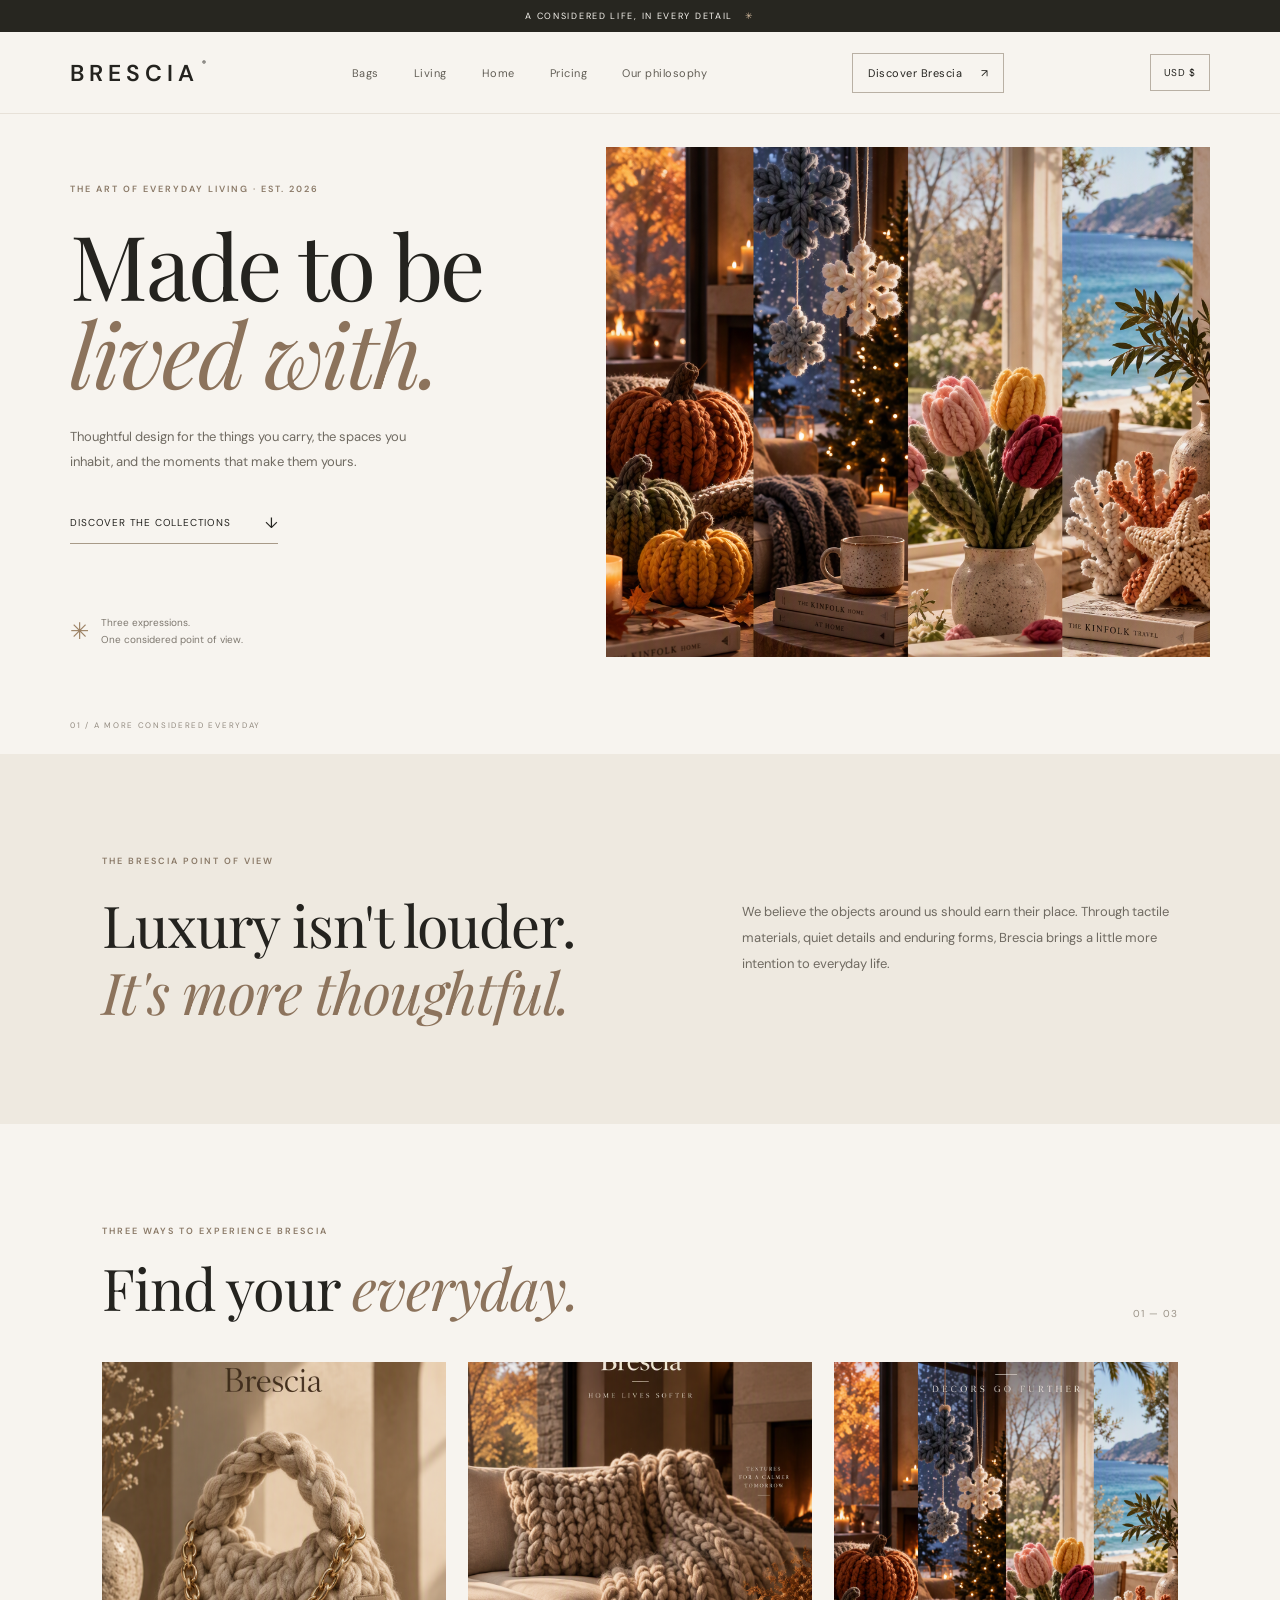
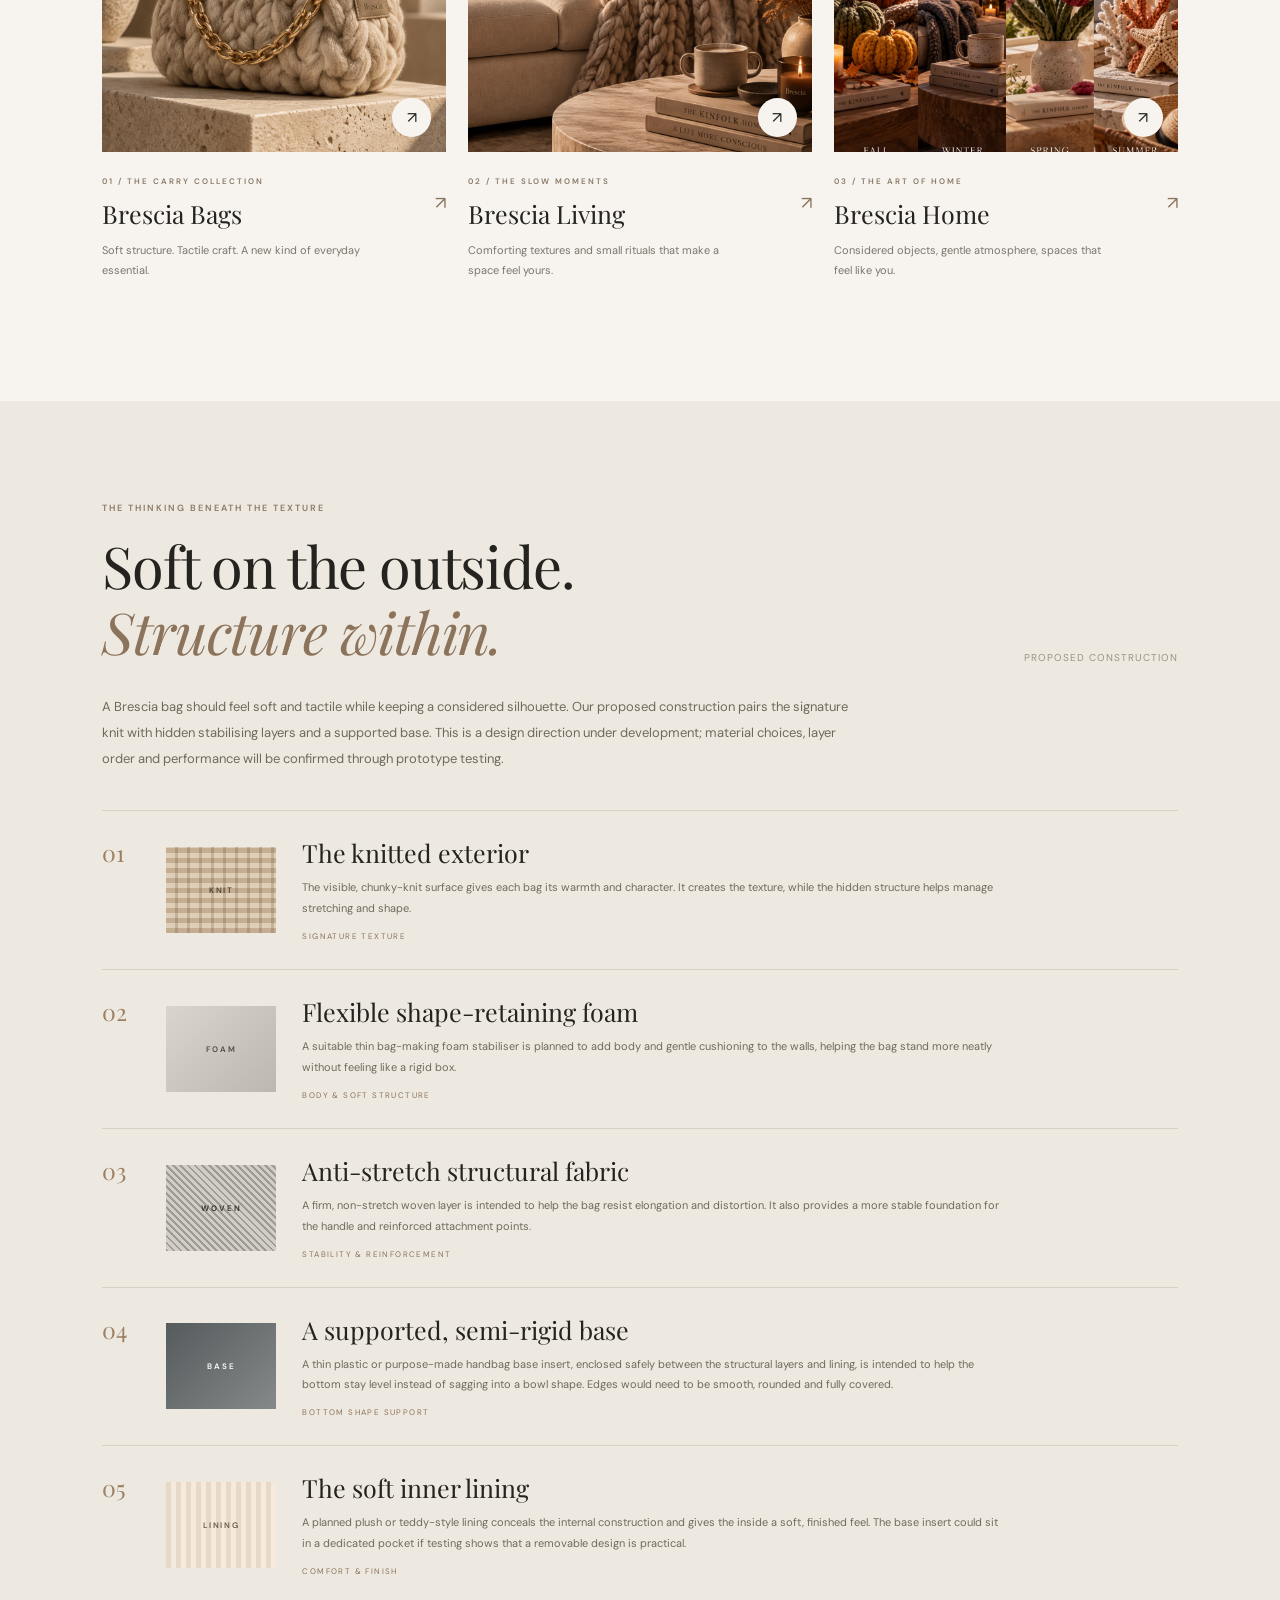
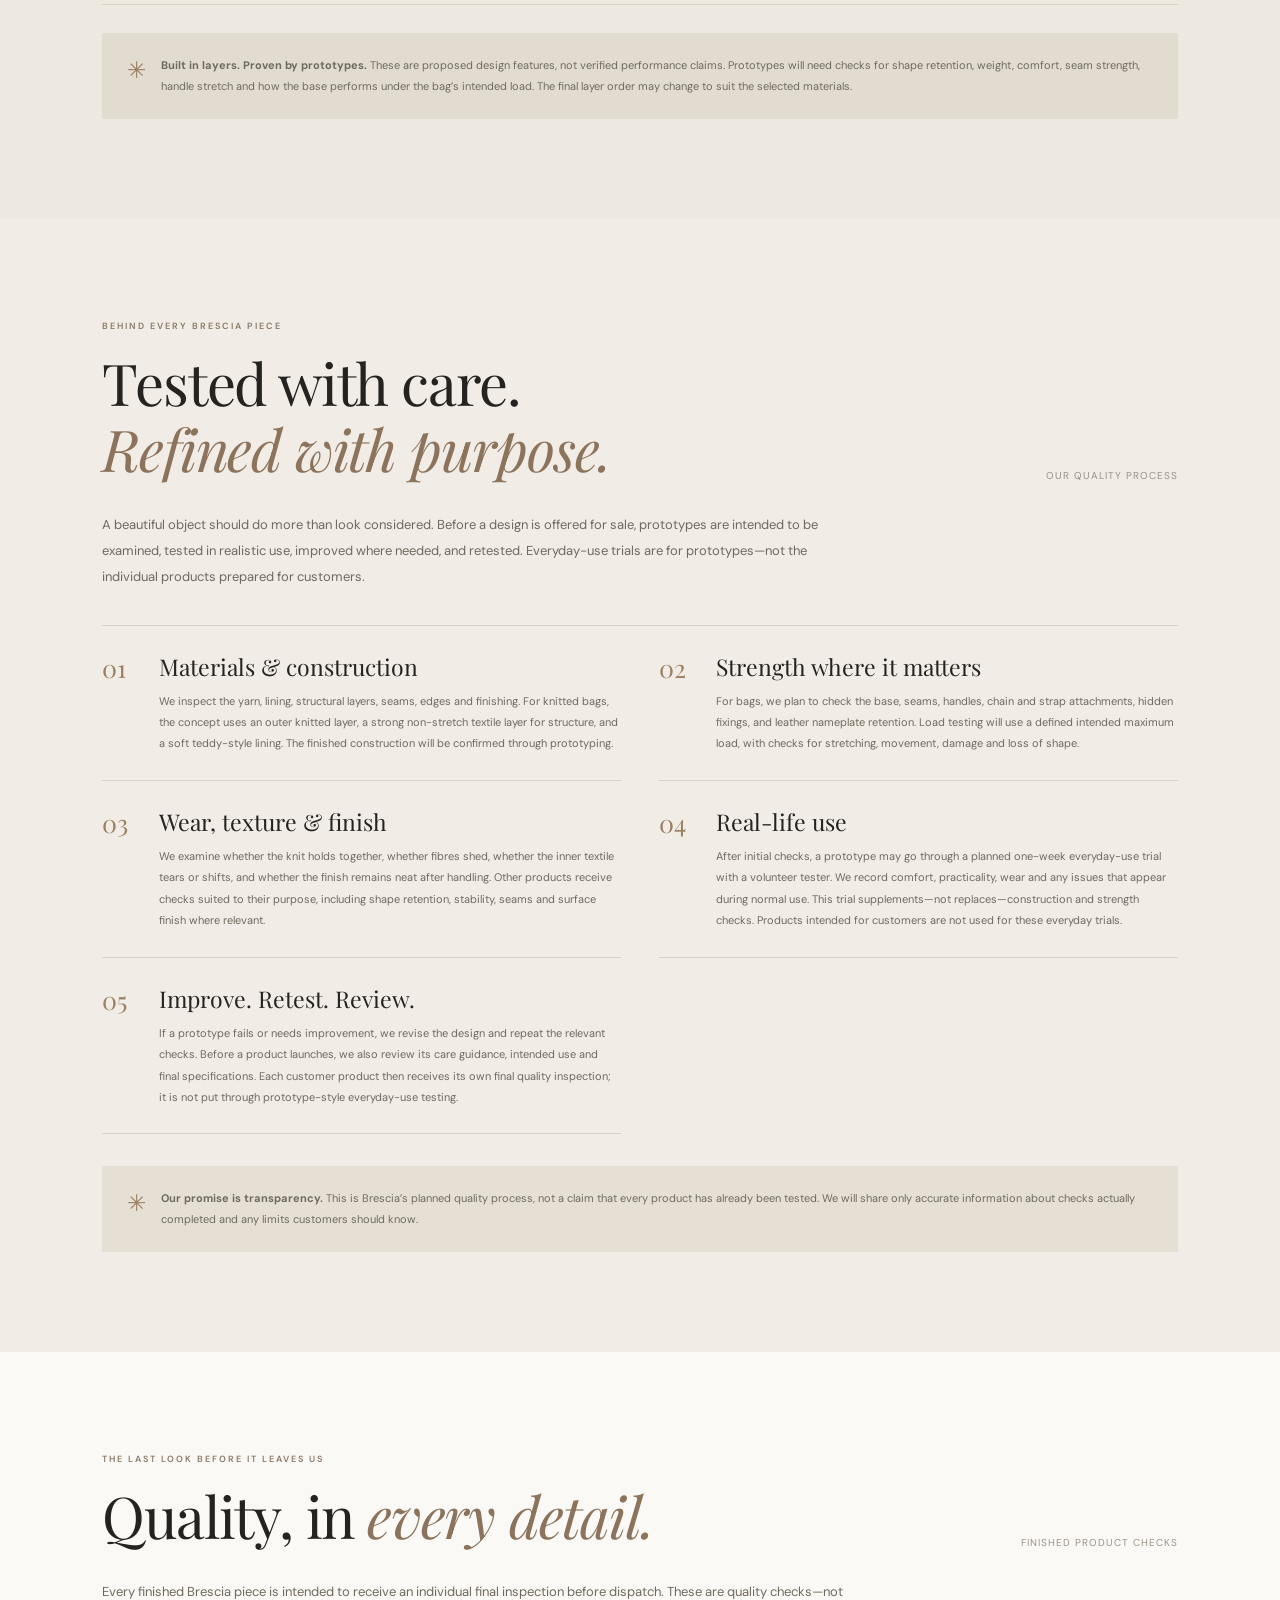
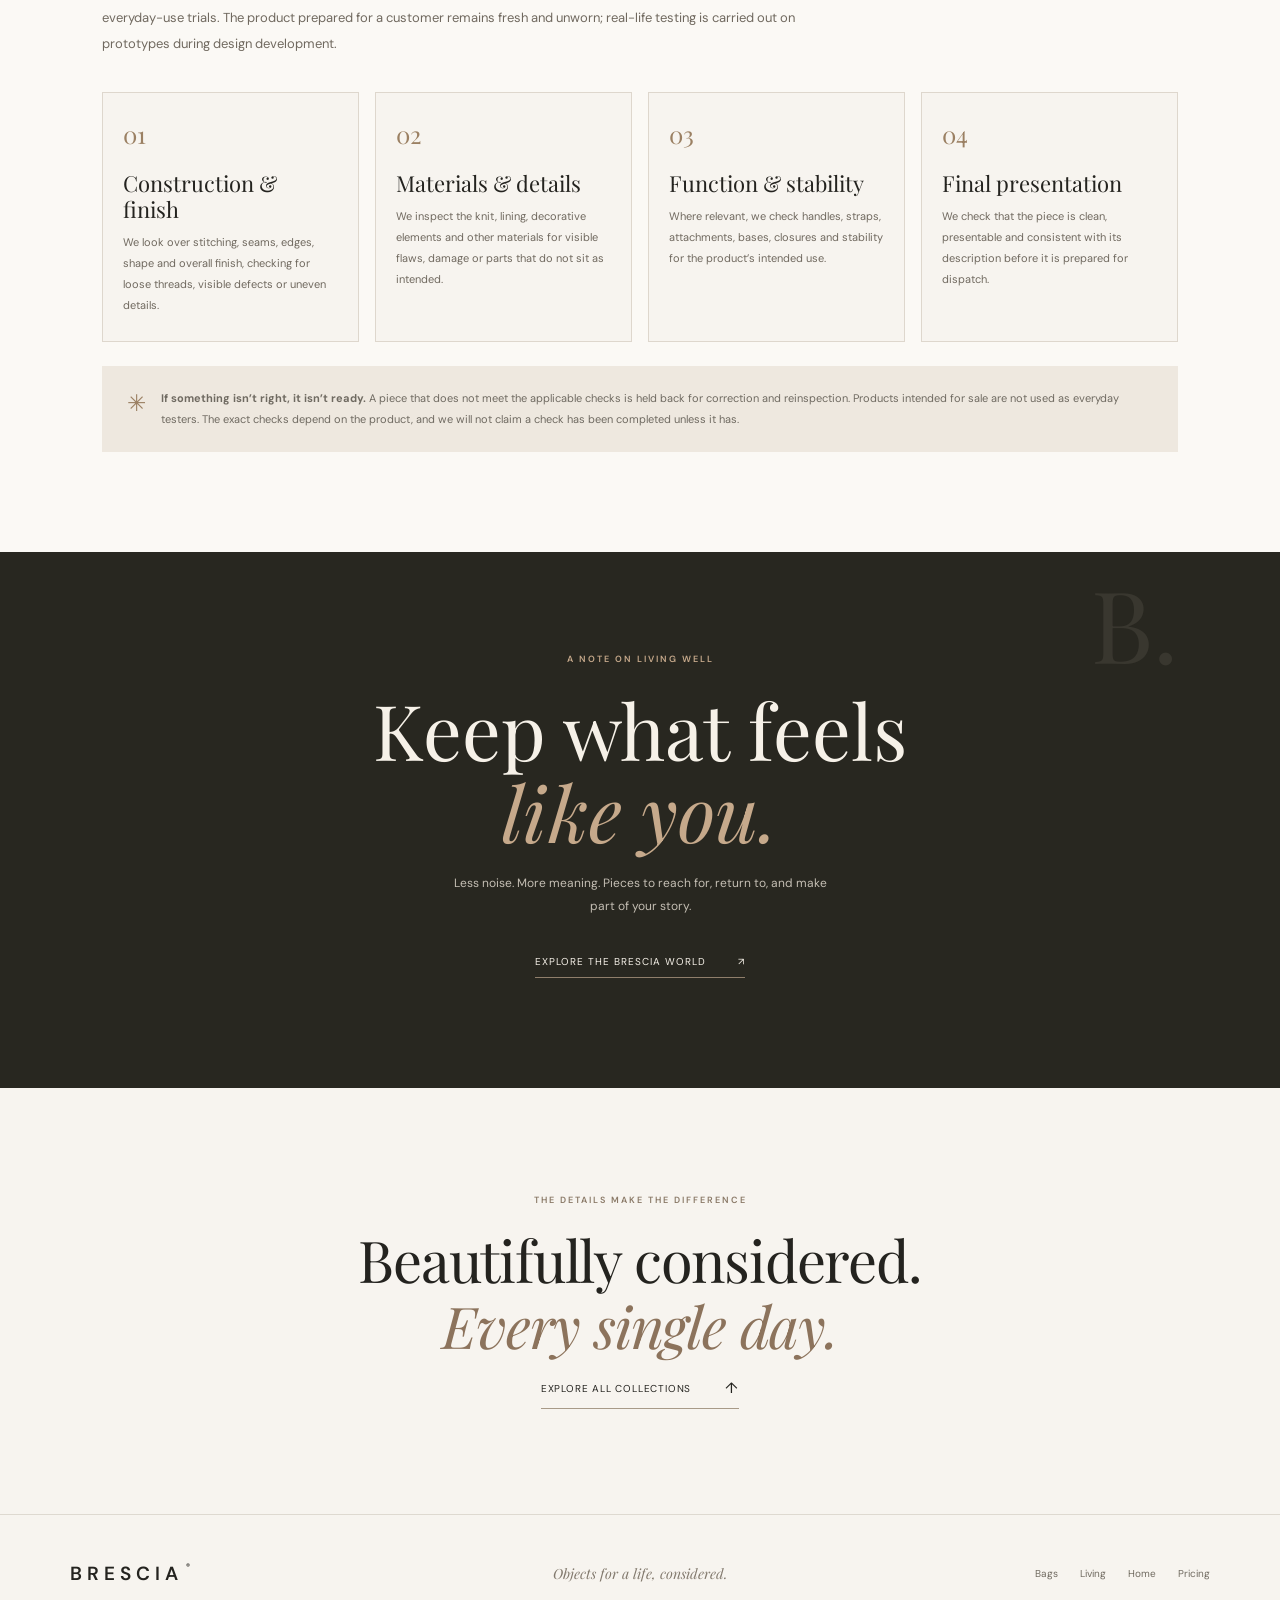
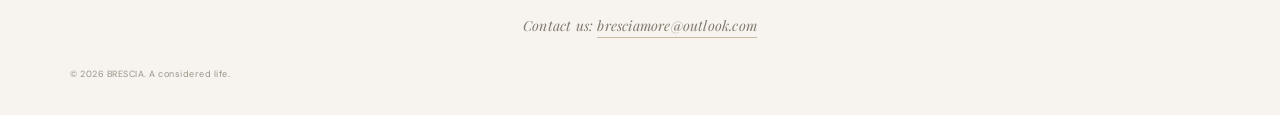
<file: index.html>
<!DOCTYPE html>
<html lang="en">
<head>
<meta charset="UTF-8"><meta name="viewport" content="width=device-width, initial-scale=1">
<meta name="theme-color" content="#f7f4ef"><meta name="description" content="Brescia — considered objects for carrying, living and home. A modern expression of Italian-inspired elegance.">
<link rel="icon" type="image/jpeg" href="gpt-image-2_Make_me_a_favicon_based_on_this_website_vraxen1.github.io_bresciabags_index.html-0.jpg">
<title>Brescia — A Life, Considered</title><link rel="stylesheet" href="style.css">
</head>
<body>
<div class="announcement">A considered life, in every detail <span>✳</span></div>
<header class="site-header"><a class="wordmark" href="index.html">BRESCIA<span>®</span></a><button class="menu-toggle" aria-label="Open menu" aria-expanded="false">☰</button><nav class="nav"><a href="bags.html">Bags</a><a href="living.html">Living</a><a href="home.html">Home</a><a href="pricing.html">Pricing</a><a href="#story">Our philosophy</a></nav><a class="header-cta" href="#collections">Discover Brescia <span>↗</span></a></header>
<main>
<section class="hero home-hero"><div class="hero-copy"><p class="eyebrow">THE ART OF EVERYDAY LIVING · EST. 2026</p><h1>Made to be<br><em>lived with.</em></h1><p class="lead">Thoughtful design for the things you carry, the spaces you inhabit, and the moments that make them yours.</p><a class="text-link" href="#collections">Discover the collections <span>↓</span></a><div class="hero-note"><span class="tiny-star">✳</span><span>Three expressions.<br>One considered point of view.</span></div></div><a class="hero-image image-home" href="home.html" aria-label="Discover Brescia Home"><img src="Designer.png" alt="Brescia Home collection"></a><div class="hero-index">01 / A MORE CONSIDERED EVERYDAY</div></section>
<section class="intro section-pad" id="story"><p class="eyebrow">THE BRESCIA POINT OF VIEW</p><div class="intro-grid"><h2>Luxury isn't louder.<br><em>It's more thoughtful.</em></h2><p>We believe the objects around us should earn their place. Through tactile materials, quiet details and enduring forms, Brescia brings a little more intention to everyday life.</p></div></section>
<section class="collections section-pad" id="collections"><div class="section-heading"><div><p class="eyebrow">THREE WAYS TO EXPERIENCE BRESCIA</p><h2>Find your <em>everyday.</em></h2></div><span class="muted">01 — 03</span></div><div class="collection-grid">
<a class="collection-card" href="bags.html"><div class="collection-image"><img src="Designer%20(2).png" alt="Brescia Bags knitted bag collection"><span class="round-arrow">↗</span></div><div class="card-meta"><div><p class="eyebrow">01 / THE CARRY COLLECTION</p><h3>Brescia Bags</h3></div><span class="card-arrow">↗</span></div><p class="card-description">Soft structure. Tactile craft. A new kind of everyday essential.</p></a>
<a class="collection-card" href="living.html"><div class="collection-image"><img src="Designer%20(1).png" alt="Brescia Living collection"><span class="round-arrow">↗</span></div><div class="card-meta"><div><p class="eyebrow">02 / THE SLOW MOMENTS</p><h3>Brescia Living</h3></div><span class="card-arrow">↗</span></div><p class="card-description">Comforting textures and small rituals that make a space feel yours.</p></a>
<a class="collection-card" href="home.html"><div class="collection-image"><img src="Designer.png" alt="Brescia Home collection"><span class="round-arrow">↗</span></div><div class="card-meta"><div><p class="eyebrow">03 / THE ART OF HOME</p><h3>Brescia Home</h3></div><span class="card-arrow">↗</span></div><p class="card-description">Considered objects, gentle atmosphere, spaces that feel like you.</p></a>
</div></section>
<section class="construction-section section-pad" id="bag-construction">
<div class="section-heading"><div><p class="eyebrow">THE THINKING BENEATH THE TEXTURE</p><h2>Soft on the outside.<br><em>Structure within.</em></h2></div><span class="muted">PROPOSED CONSTRUCTION</span></div>
<p class="construction-intro">A Brescia bag should feel soft and tactile while keeping a considered silhouette. Our proposed construction pairs the signature knit with hidden stabilising layers and a supported base. This is a design direction under development; material choices, layer order and performance will be confirmed through prototype testing.</p>
<div class="construction-stack">
<article class="construction-layer"><span class="construction-index">01</span><div class="construction-swatch knit-swatch"><span>KNIT</span></div><div class="construction-copy"><h3>The knitted exterior</h3><p>The visible, chunky-knit surface gives each bag its warmth and character. It creates the texture, while the hidden structure helps manage stretching and shape.</p><span class="construction-role">SIGNATURE TEXTURE</span></div></article>
<article class="construction-layer"><span class="construction-index">02</span><div class="construction-swatch foam-swatch"><span>FOAM</span></div><div class="construction-copy"><h3>Flexible shape-retaining foam</h3><p>A suitable thin bag-making foam stabiliser is planned to add body and gentle cushioning to the walls, helping the bag stand more neatly without feeling like a rigid box.</p><span class="construction-role">BODY & SOFT STRUCTURE</span></div></article>
<article class="construction-layer"><span class="construction-index">03</span><div class="construction-swatch fabric-swatch"><span>WOVEN</span></div><div class="construction-copy"><h3>Anti-stretch structural fabric</h3><p>A firm, non-stretch woven layer is intended to help the bag resist elongation and distortion. It also provides a more stable foundation for the handle and reinforced attachment points.</p><span class="construction-role">STABILITY & REINFORCEMENT</span></div></article>
<article class="construction-layer"><span class="construction-index">04</span><div class="construction-swatch base-swatch"><span>BASE</span></div><div class="construction-copy"><h3>A supported, semi-rigid base</h3><p>A thin plastic or purpose-made handbag base insert, enclosed safely between the structural layers and lining, is intended to help the bottom stay level instead of sagging into a bowl shape. Edges would need to be smooth, rounded and fully covered.</p><span class="construction-role">BOTTOM SHAPE SUPPORT</span></div></article>
<article class="construction-layer"><span class="construction-index">05</span><div class="construction-swatch lining-swatch"><span>LINING</span></div><div class="construction-copy"><h3>The soft inner lining</h3><p>A planned plush or teddy-style lining conceals the internal construction and gives the inside a soft, finished feel. The base insert could sit in a dedicated pocket if testing shows that a removable design is practical.</p><span class="construction-role">COMFORT & FINISH</span></div></article>
</div>
<div class="construction-note"><span class="tiny-star">✳</span><p><strong>Built in layers. Proven by prototypes.</strong> These are proposed design features, not verified performance claims. Prototypes will need checks for shape retention, weight, comfort, seam strength, handle stretch and how the base performs under the bag’s intended load. The final layer order may change to suit the selected materials.</p></div>
</section>
<section class="testing-section section-pad" id="testing">
<div class="section-heading"><div><p class="eyebrow">BEHIND EVERY BRESCIA PIECE</p><h2>Tested with care.<br><em>Refined with purpose.</em></h2></div><span class="muted">OUR QUALITY PROCESS</span></div>
<p class="testing-intro">A beautiful object should do more than look considered. Before a design is offered for sale, prototypes are intended to be examined, tested in realistic use, improved where needed, and retested. Everyday-use trials are for prototypes—not the individual products prepared for customers.</p>
<div class="testing-steps">
<article class="testing-step"><span class="testing-number">01</span><div><h3>Materials & construction</h3><p>We inspect the yarn, lining, structural layers, seams, edges and finishing. For knitted bags, the concept uses an outer knitted layer, a strong non-stretch textile layer for structure, and a soft teddy-style lining. The finished construction will be confirmed through prototyping.</p></div></article>
<article class="testing-step"><span class="testing-number">02</span><div><h3>Strength where it matters</h3><p>For bags, we plan to check the base, seams, handles, chain and strap attachments, hidden fixings, and leather nameplate retention. Load testing will use a defined intended maximum load, with checks for stretching, movement, damage and loss of shape.</p></div></article>
<article class="testing-step"><span class="testing-number">03</span><div><h3>Wear, texture & finish</h3><p>We examine whether the knit holds together, whether fibres shed, whether the inner textile tears or shifts, and whether the finish remains neat after handling. Other products receive checks suited to their purpose, including shape retention, stability, seams and surface finish where relevant.</p></div></article>
<article class="testing-step"><span class="testing-number">04</span><div><h3>Real-life use</h3><p>After initial checks, a prototype may go through a planned one-week everyday-use trial with a volunteer tester. We record comfort, practicality, wear and any issues that appear during normal use. This trial supplements—not replaces—construction and strength checks. Products intended for customers are not used for these everyday trials.</p></div></article>
<article class="testing-step"><span class="testing-number">05</span><div><h3>Improve. Retest. Review.</h3><p>If a prototype fails or needs improvement, we revise the design and repeat the relevant checks. Before a product launches, we also review its care guidance, intended use and final specifications. Each customer product then receives its own final quality inspection; it is not put through prototype-style everyday-use testing.</p></div></article>
</div>
<div class="testing-note"><span class="tiny-star">✳</span><p><strong>Our promise is transparency.</strong> This is Brescia’s planned quality process, not a claim that every product has already been tested. We will share only accurate information about checks actually completed and any limits customers should know.</p></div>
</section>

<section class="finished-quality section-pad" id="finished-quality">
<div class="section-heading"><div><p class="eyebrow">THE LAST LOOK BEFORE IT LEAVES US</p><h2>Quality, in <em>every detail.</em></h2></div><span class="muted">FINISHED PRODUCT CHECKS</span></div>
<p class="finished-quality-intro">Every finished Brescia piece is intended to receive an individual final inspection before dispatch. These are quality checks—not everyday-use trials. The product prepared for a customer remains fresh and unworn; real-life testing is carried out on prototypes during design development.</p>
<div class="finished-quality-grid">
<article class="finished-quality-card"><span>01</span><h3>Construction & finish</h3><p>We look over stitching, seams, edges, shape and overall finish, checking for loose threads, visible defects or uneven details.</p></article>
<article class="finished-quality-card"><span>02</span><h3>Materials & details</h3><p>We inspect the knit, lining, decorative elements and other materials for visible flaws, damage or parts that do not sit as intended.</p></article>
<article class="finished-quality-card"><span>03</span><h3>Function & stability</h3><p>Where relevant, we check handles, straps, attachments, bases, closures and stability for the product’s intended use.</p></article>
<article class="finished-quality-card"><span>04</span><h3>Final presentation</h3><p>We check that the piece is clean, presentable and consistent with its description before it is prepared for dispatch.</p></article>
</div>
<div class="finished-quality-note"><span class="tiny-star">✳</span><p><strong>If something isn’t right, it isn’t ready.</strong> A piece that does not meet the applicable checks is held back for correction and reinspection. Products intended for sale are not used as everyday testers. The exact checks depend on the product, and we will not claim a check has been completed unless it has.</p></div>
</section>
<section class="manifesto"><div class="manifesto-mark">B.</div><p class="eyebrow">A NOTE ON LIVING WELL</p><h2>Keep what feels<br><em>like you.</em></h2><p>Less noise. More meaning. Pieces to reach for, return to, and make part of your story.</p><a class="light-link" href="bags.html">Explore the Brescia world <span>↗</span></a></section>
<section class="closing section-pad"><p class="eyebrow">THE DETAILS MAKE THE DIFFERENCE</p><h2>Beautifully considered.<br><em>Every single day.</em></h2><a class="text-link" href="#collections">Explore all collections <span>↑</span></a></section>
</main>
<footer class="footer"><a class="wordmark" href="index.html">BRESCIA<span>®</span></a><p>Objects for a life, considered.</p><div class="footer-links"><a href="bags.html">Bags</a><a href="living.html">Living</a><a href="home.html">Home</a><a href="pricing.html">Pricing</a></div><p class="footer-contact">Contact us: <a href="mailto:bresciamore@outlook.com">bresciamore@outlook.com</a></p><small>© 2026 BRESCIA. A considered life.</small></footer><script src="script.js"></script>
</body></html>
</file>
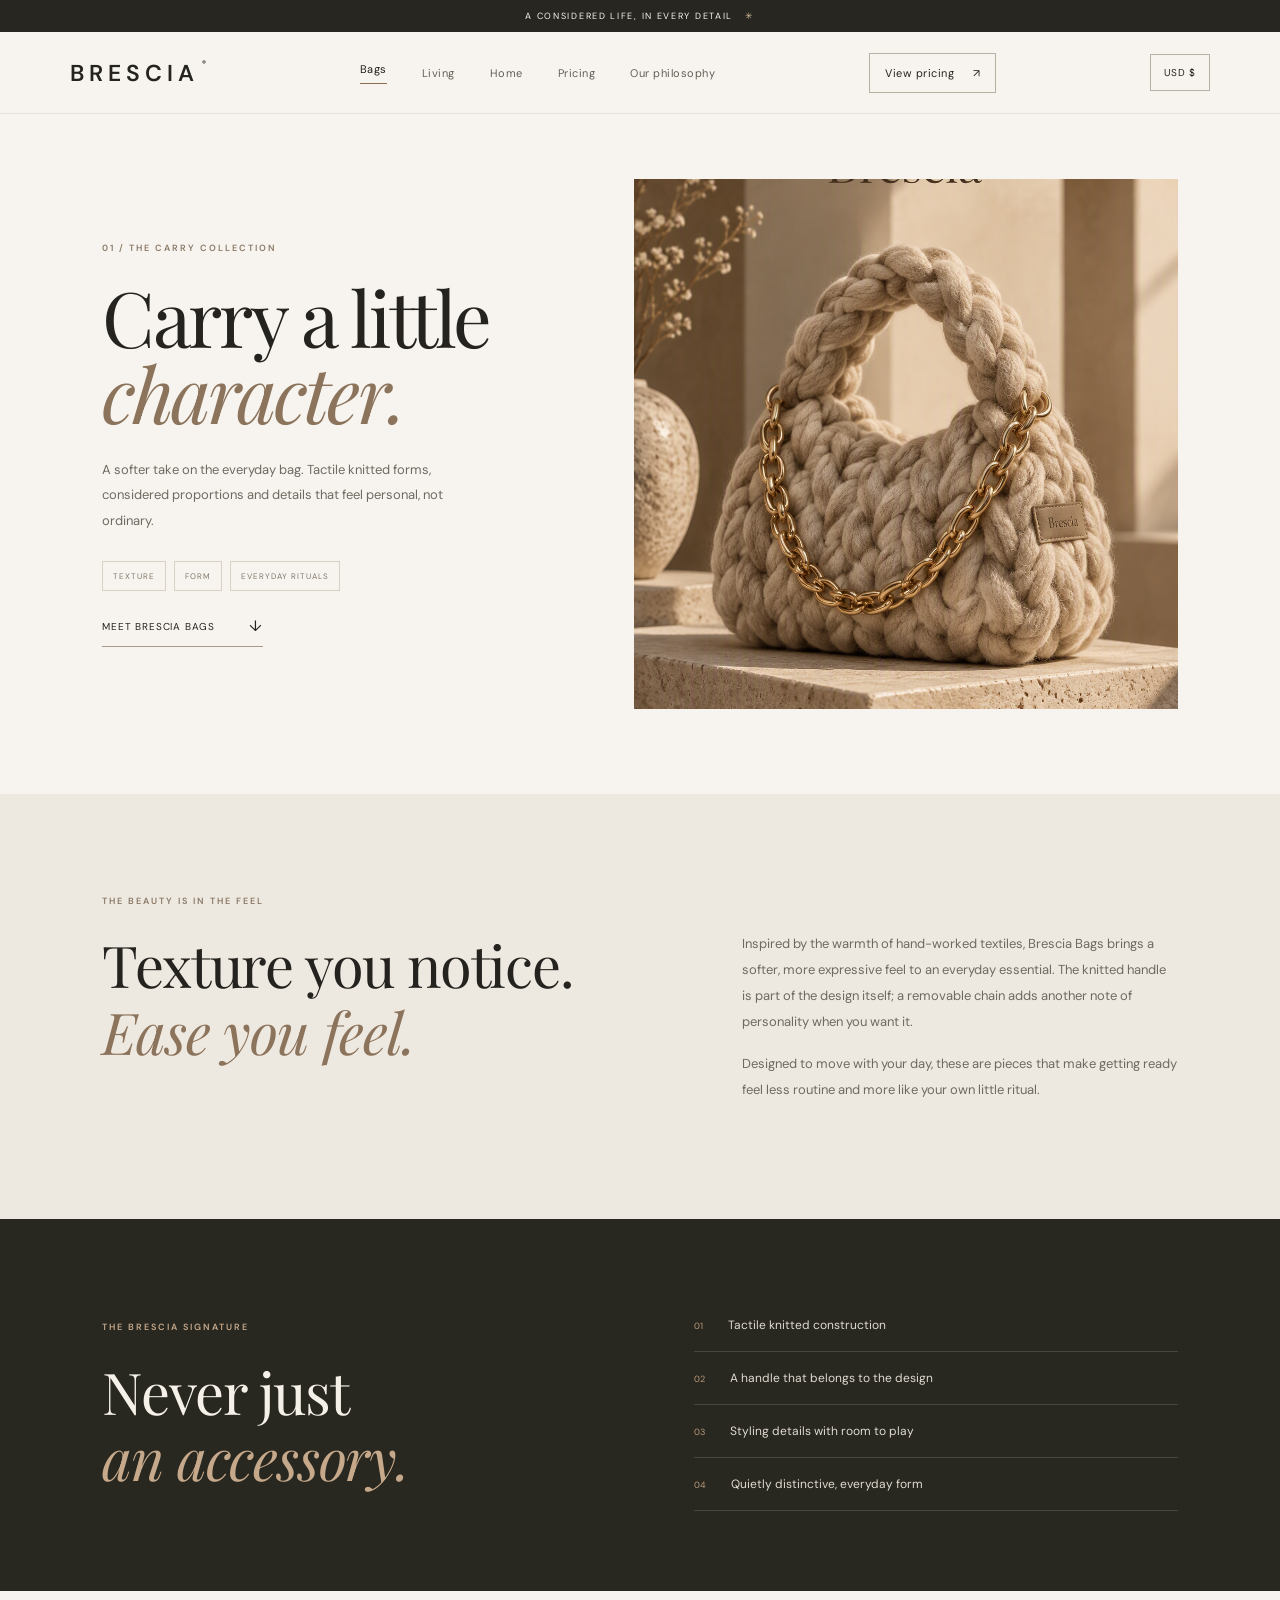
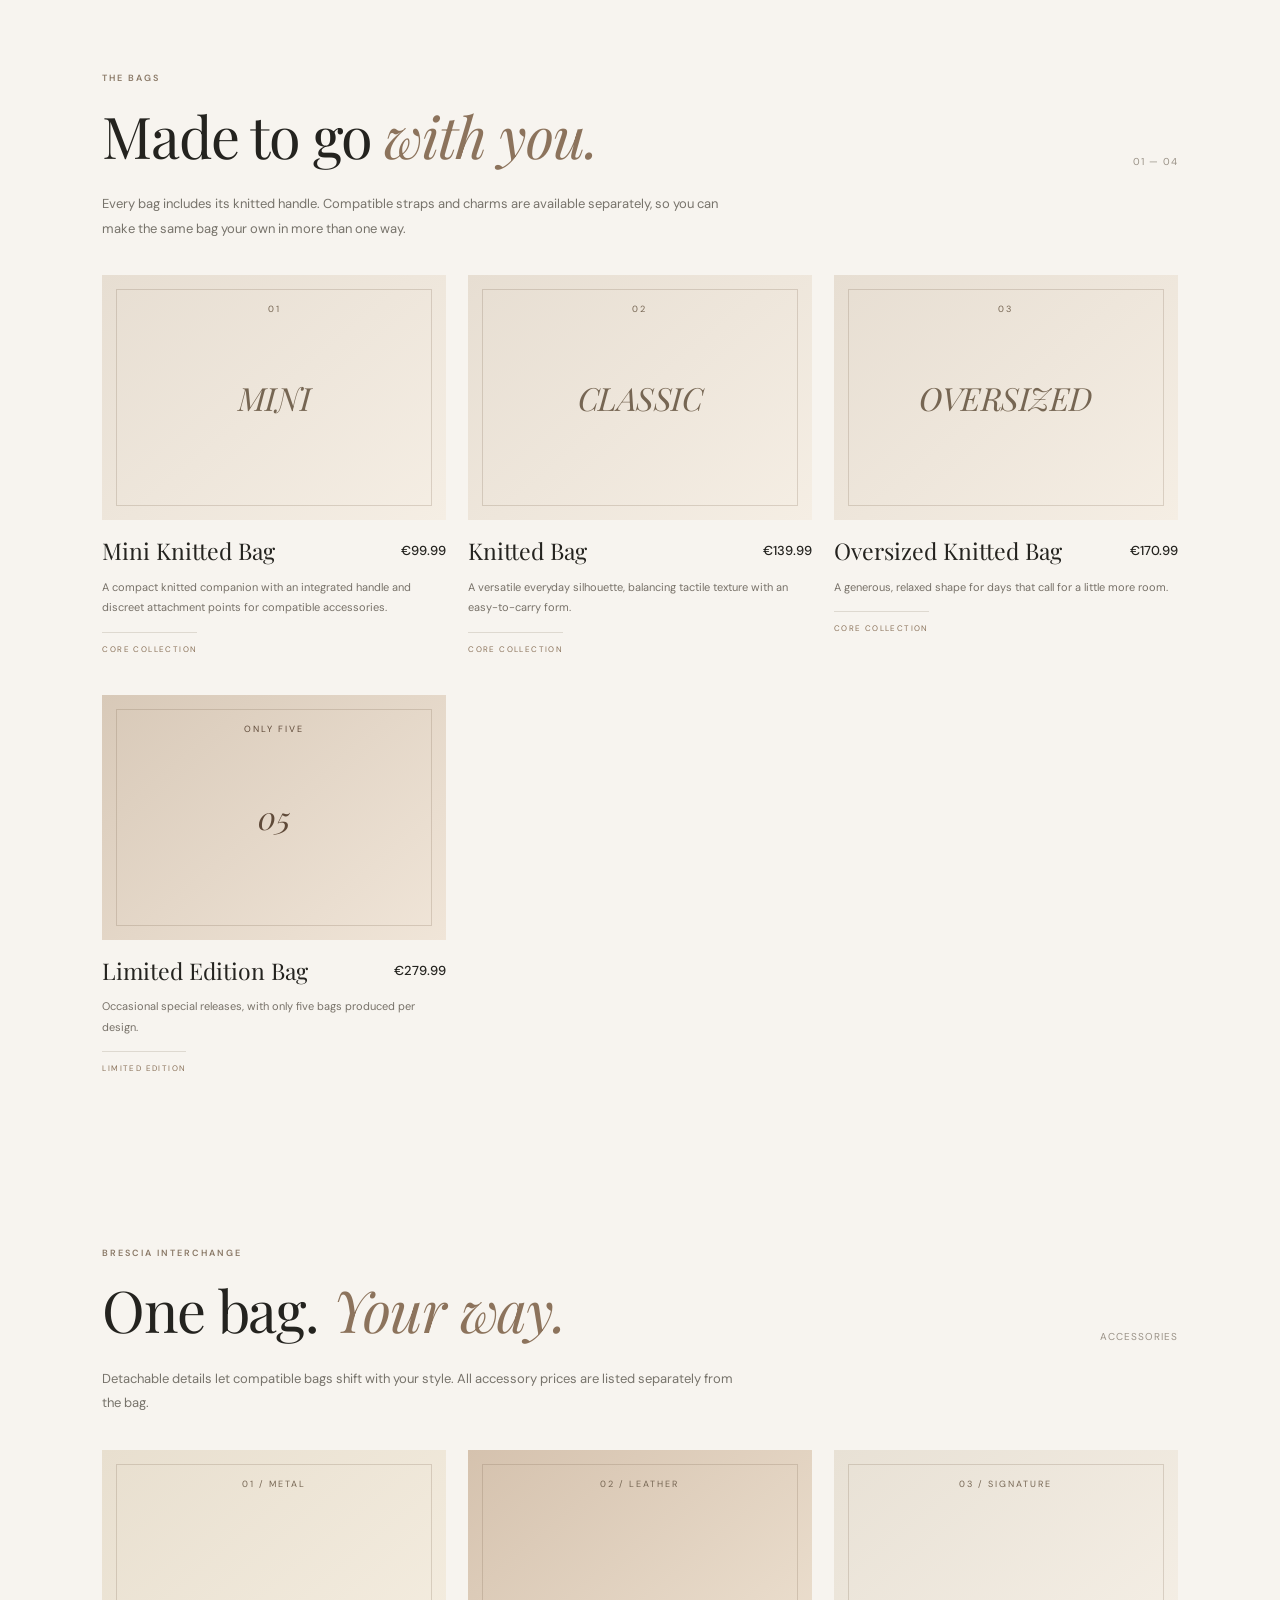
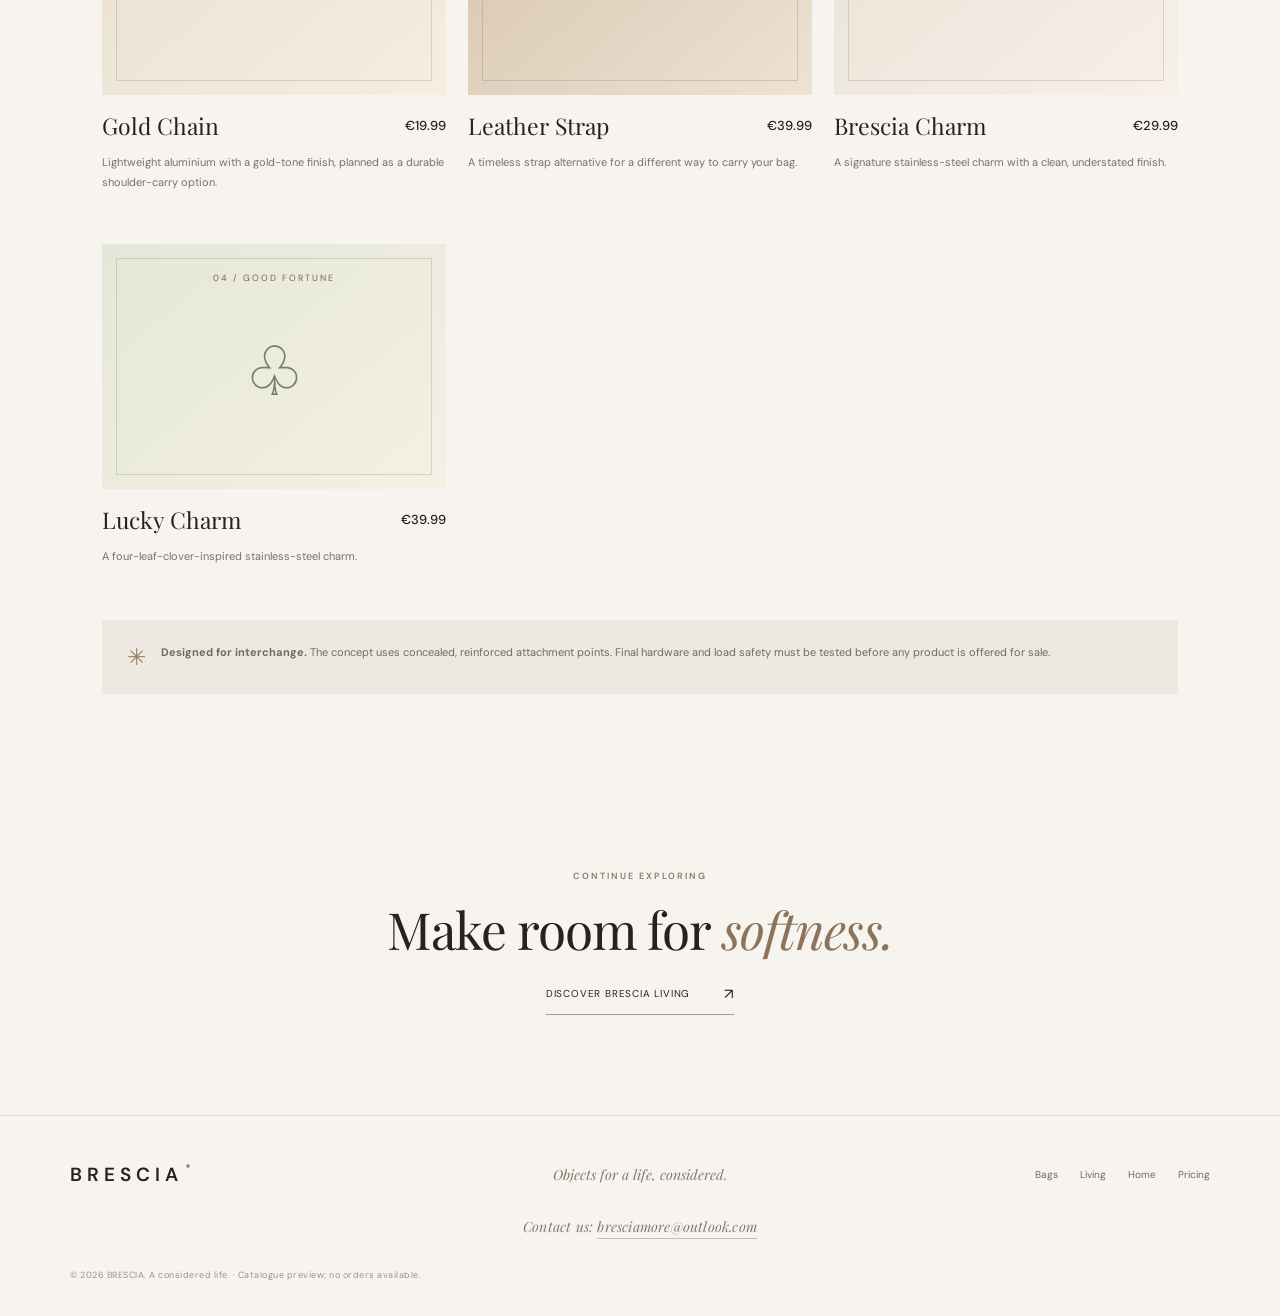
<file: bags.html>
<!DOCTYPE html><html lang="en"><head><meta charset="UTF-8"><meta name="viewport" content="width=device-width, initial-scale=1"><link rel="icon" type="image/jpeg" href="gpt-image-2_Make_me_a_favicon_based_on_this_website_vraxen1.github.io_bresciabags_index.html-0.jpg"><meta name="description" content="Brescia Bags — tactile, knitted carry pieces with thoughtful details."><title>Brescia Bags — The Carry Collection</title><link rel="stylesheet" href="style.css"></head><body><div class="announcement">A considered life, in every detail <span>✳</span></div><header class="site-header"><a class="wordmark" href="index.html">BRESCIA<span>®</span></a><button class="menu-toggle" aria-label="Open menu" aria-expanded="false">☰</button><nav class="nav"><a class="active" href="bags.html">Bags</a><a href="living.html">Living</a><a href="home.html">Home</a><a href="pricing.html">Pricing</a><a href="index.html#story">Our philosophy</a></nav><a class="header-cta" href="pricing.html">View pricing <span>↗</span></a></header><main><section class="collection-hero"><div class="collection-hero-copy"><p class="eyebrow">01 / THE CARRY COLLECTION</p><h1>Carry a little<br><em>character.</em></h1><p class="lead">A softer take on the everyday bag. Tactile knitted forms, considered proportions and details that feel personal, not ordinary.</p><div class="hero-tags"><span>TEXTURE</span><span>FORM</span><span>EVERYDAY RITUALS</span></div><a class="text-link" href="#about">Meet Brescia Bags <span>↓</span></a></div><div class="collection-hero-image"><img src="Designer%20(2).png" alt="Brescia knitted bag, with its knitted handle and detachable chain accessory"></div></section><section class="editorial section-pad" id="about"><p class="eyebrow">THE BEAUTY IS IN THE FEEL</p><div class="editorial-grid"><h2>Texture you notice.<br><em>Ease you feel.</em></h2><div><p>Inspired by the warmth of hand-worked textiles, Brescia Bags brings a softer, more expressive feel to an everyday essential. The knitted handle is part of the design itself; a removable chain adds another note of personality when you want it.</p><p>Designed to move with your day, these are pieces that make getting ready feel less routine and more like your own little ritual.</p></div></div></section><section class="detail-band"><div><p class="eyebrow">THE BRESCIA SIGNATURE</p><h2>Never just<br><em>an accessory.</em></h2></div><ul><li><span>01</span> Tactile knitted construction</li><li><span>02</span> A handle that belongs to the design</li><li><span>03</span> Styling details with room to play</li><li><span>04</span> Quietly distinctive, everyday form</li></ul></section>
<section class="catalogue-section section-pad" id="collection"><div class="section-heading"><div><p class="eyebrow">THE BAGS</p><h2>Made to go <em>with you.</em></h2></div><span class="muted">01 — 04</span></div><p class="catalogue-intro">Every bag includes its knitted handle. Compatible straps and charms are available separately, so you can make the same bag your own in more than one way.</p><div class="product-grid">
<article class="product-card"><div class="product-art art-bag"><span>01</span><i>MINI</i></div><div class="product-meta"><h3>Mini Knitted Bag</h3><strong>€99.99</strong></div><p>A compact knitted companion with an integrated handle and discreet attachment points for compatible accessories.</p><span class="product-tag">CORE COLLECTION</span></article>
<article class="product-card"><div class="product-art art-bag"><span>02</span><i>CLASSIC</i></div><div class="product-meta"><h3>Knitted Bag</h3><strong>€139.99</strong></div><p>A versatile everyday silhouette, balancing tactile texture with an easy-to-carry form.</p><span class="product-tag">CORE COLLECTION</span></article>
<article class="product-card"><div class="product-art art-bag"><span>03</span><i>OVERSIZED</i></div><div class="product-meta"><h3>Oversized Knitted Bag</h3><strong>€170.99</strong></div><p>A generous, relaxed shape for days that call for a little more room.</p><span class="product-tag">CORE COLLECTION</span></article>
<article class="product-card"><div class="product-art art-limited"><span>ONLY FIVE</span><i>05</i></div><div class="product-meta"><h3>Limited Edition Bag</h3><strong>€279.99</strong></div><p>Occasional special releases, with only five bags produced per design.</p><span class="product-tag">LIMITED EDITION</span></article>
</div></section>
<section class="catalogue-section section-pad accessory-section"><div class="section-heading"><div><p class="eyebrow">BRESCIA INTERCHANGE</p><h2>One bag. <em>Your way.</em></h2></div><span class="muted">ACCESSORIES</span></div><p class="catalogue-intro">Detachable details let compatible bags shift with your style. All accessory prices are listed separately from the bag.</p><div class="product-grid">
<article class="product-card"><div class="product-art art-chain"><span>01 / METAL</span></div><div class="product-meta"><h3>Gold Chain</h3><strong>€19.99</strong></div><p>Lightweight aluminium with a gold-tone finish, planned as a durable shoulder-carry option.</p></article>
<article class="product-card"><div class="product-art art-leather"><span>02 / LEATHER</span></div><div class="product-meta"><h3>Leather Strap</h3><strong>€39.99</strong></div><p>A timeless strap alternative for a different way to carry your bag.</p></article>
<article class="product-card"><div class="product-art art-charm"><span>03 / SIGNATURE</span></div><div class="product-meta"><h3>Brescia Charm</h3><strong>€29.99</strong></div><p>A signature stainless-steel charm with a clean, understated finish.</p></article>
<article class="product-card"><div class="product-art art-lucky"><span>04 / GOOD FORTUNE</span><b>♧</b></div><div class="product-meta"><h3>Lucky Charm</h3><strong>€39.99</strong></div><p>A four-leaf-clover-inspired stainless-steel charm.</p></article>
</div><div class="note-panel"><span class="tiny-star">✳</span><p><strong>Designed for interchange.</strong> The concept uses concealed, reinforced attachment points. Final hardware and load safety must be tested before any product is offered for sale.</p></div></section>
<section class="next-collection section-pad"><p class="eyebrow">CONTINUE EXPLORING</p><h2>Make room for <em>softness.</em></h2><a class="text-link" href="living.html">Discover Brescia Living <span>↗</span></a></section></main><footer class="footer"><a class="wordmark" href="index.html">BRESCIA<span>®</span></a><p>Objects for a life, considered.</p><div class="footer-links"><a href="bags.html">Bags</a><a href="living.html">Living</a><a href="home.html">Home</a><a href="pricing.html">Pricing</a></div><p class="footer-contact">Contact us: <a href="mailto:bresciamore@outlook.com">bresciamore@outlook.com</a></p><small>© 2026 BRESCIA. A considered life. · Catalogue preview; no orders available.</small></footer><script src="script.js"></script></body></html>
</file>
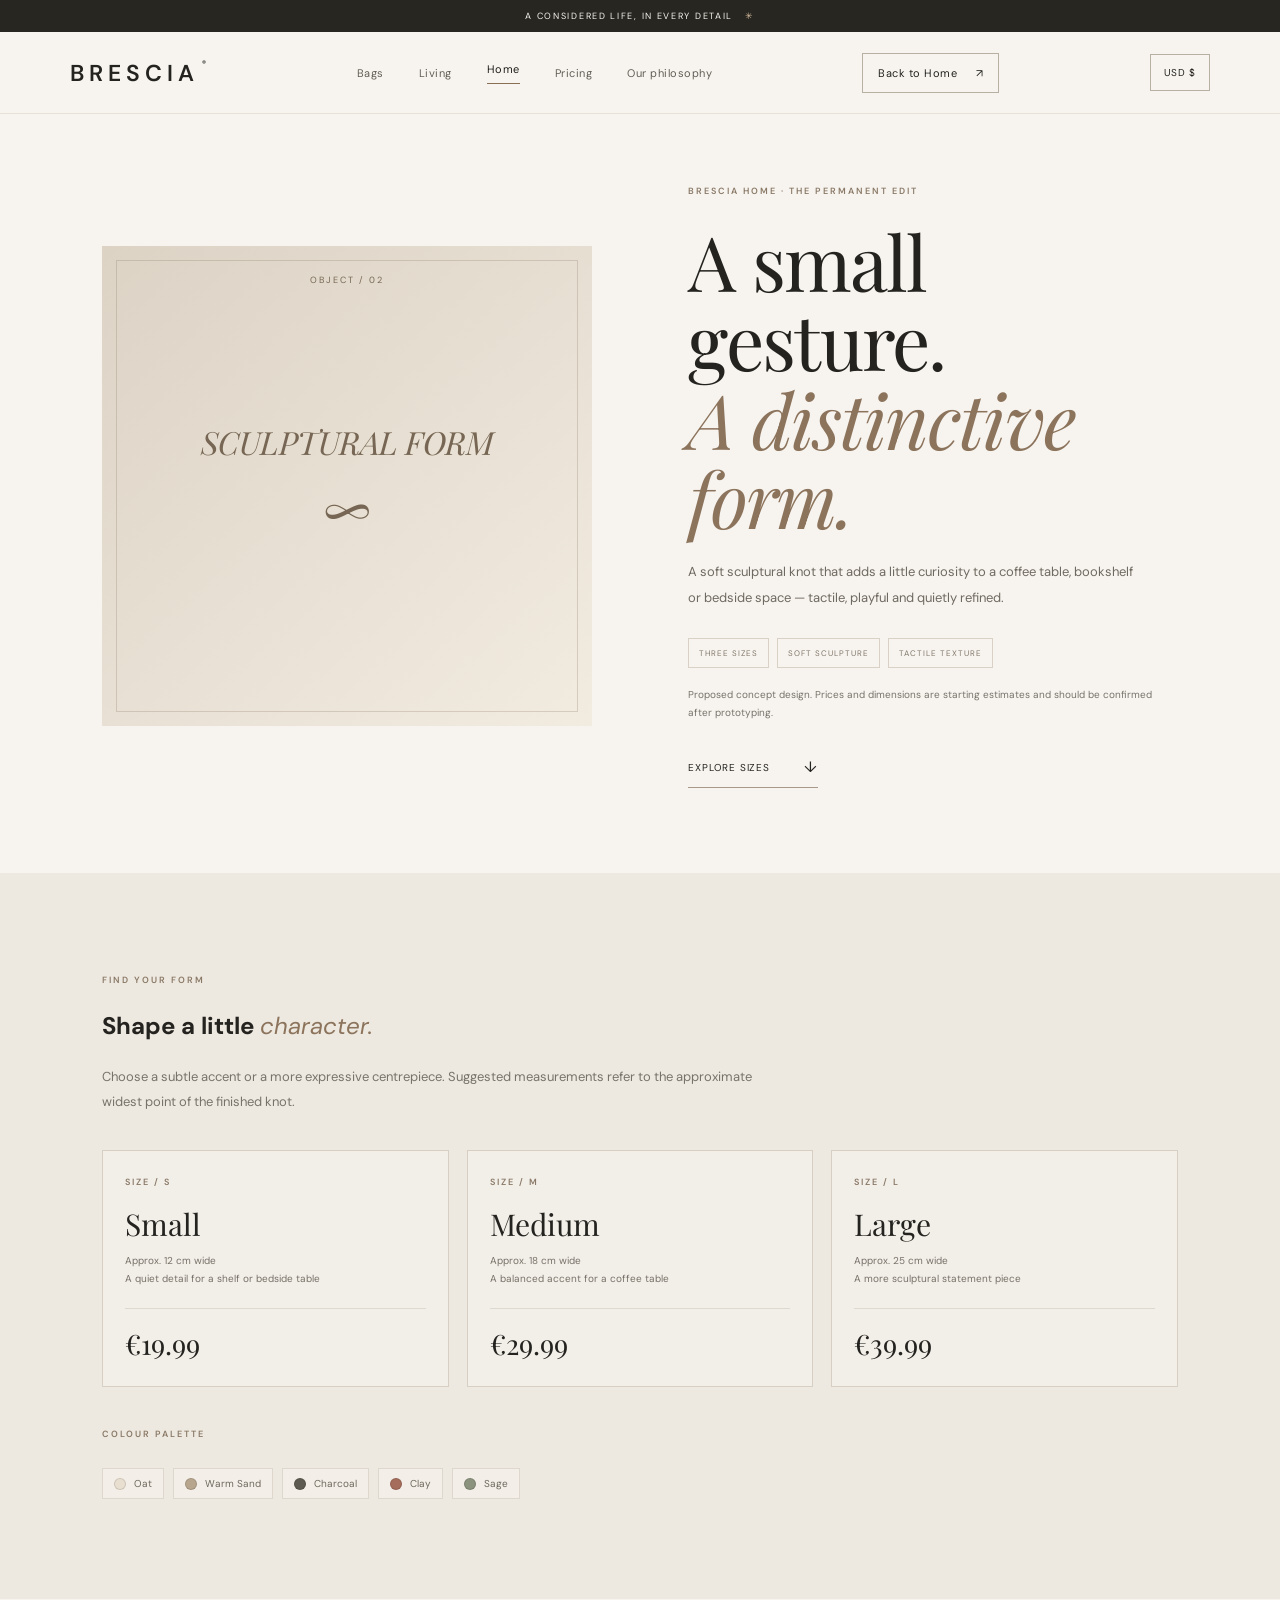
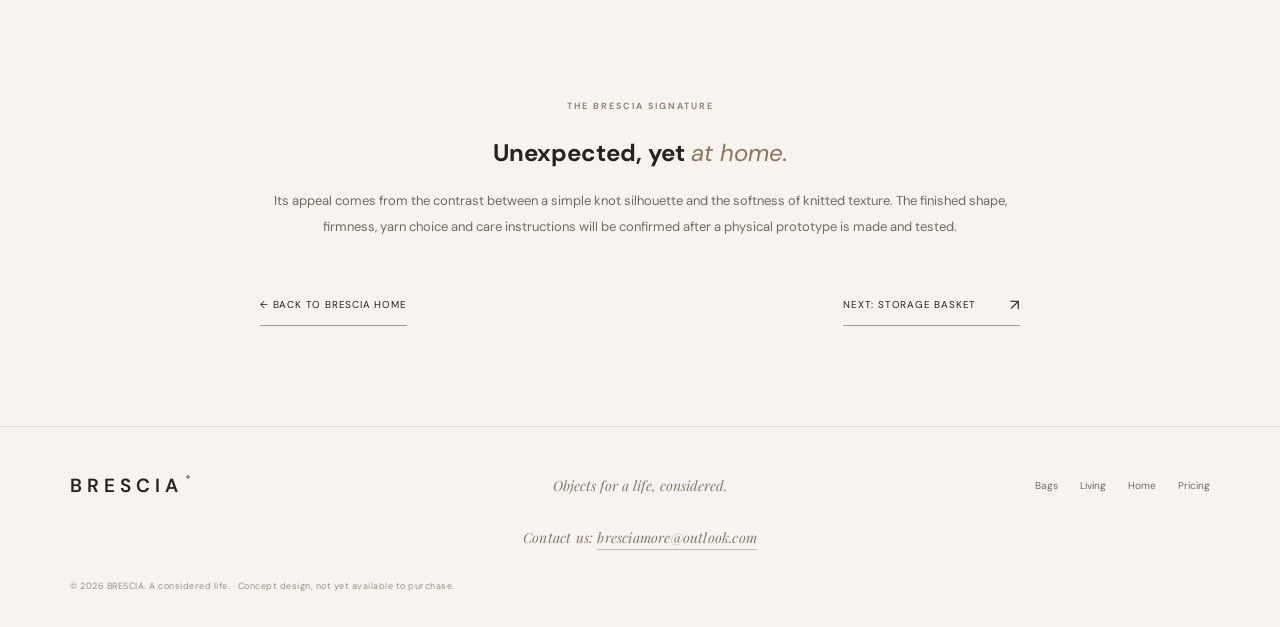
<file: decorative-knot.html>
<!DOCTYPE html>
<html lang="en"><head><meta charset="UTF-8"><meta name="viewport" content="width=device-width, initial-scale=1"><meta name="description" content="Discover the proposed Brescia Knitted Decorative Knot in three sizes and considered colours."><link rel="icon" type="image/jpeg" href="gpt-image-2_Make_me_a_favicon_based_on_this_website_vraxen1.github.io_bresciabags_index.html-0.jpg"><title>Knitted Decorative Knot — Brescia Home</title><link rel="stylesheet" href="style.css"></head>
<body><div class="announcement">A considered life, in every detail <span>✳</span></div><header class="site-header"><a class="wordmark" href="index.html">BRESCIA<span>®</span></a><button class="menu-toggle" aria-label="Open menu" aria-expanded="false">☰</button><nav class="nav"><a href="bags.html">Bags</a><a href="living.html">Living</a><a class="active" href="home.html">Home</a><a href="pricing.html">Pricing</a><a href="index.html#story">Our philosophy</a></nav><a class="header-cta" href="home.html">Back to Home <span>↗</span></a></header>
<main><section class="product-detail-hero"><div class="product-art art-knot"><span>OBJECT / 02</span><i>SCULPTURAL FORM</i><b>∞</b></div><div><p class="eyebrow">BRESCIA HOME · THE PERMANENT EDIT</p><h1>A small gesture.<br><em>A distinctive form.</em></h1><p class="lead">A soft sculptural knot that adds a little curiosity to a coffee table, bookshelf or bedside space — tactile, playful and quietly refined.</p><div class="hero-tags"><span>THREE SIZES</span><span>SOFT SCULPTURE</span><span>TACTILE TEXTURE</span></div><p class="detail-price-note">Proposed concept design. Prices and dimensions are starting estimates and should be confirmed after prototyping.</p><a class="text-link" href="#sizes">Explore sizes <span>↓</span></a></div></section>
<section class="variant-section section-pad" id="sizes"><p class="eyebrow">FIND YOUR FORM</p><h2 class="section-heading"><span>Shape a little <em>character.</em></span></h2><p class="catalogue-intro">Choose a subtle accent or a more expressive centrepiece. Suggested measurements refer to the approximate widest point of the finished knot.</p><div class="variant-grid">
<article class="variant-card"><p class="eyebrow">SIZE / S</p><h3>Small</h3><p class="dimensions">Approx. 12 cm wide<br>A quiet detail for a shelf or bedside table</p><div class="product-meta"><strong>€19.99</strong></div></article>
<article class="variant-card"><p class="eyebrow">SIZE / M</p><h3>Medium</h3><p class="dimensions">Approx. 18 cm wide<br>A balanced accent for a coffee table</p><div class="product-meta"><strong>€29.99</strong></div></article>
<article class="variant-card"><p class="eyebrow">SIZE / L</p><h3>Large</h3><p class="dimensions">Approx. 25 cm wide<br>A more sculptural statement piece</p><div class="product-meta"><strong>€39.99</strong></div></article>
</div><p class="eyebrow" style="margin-top:40px">COLOUR PALETTE</p><div class="colour-list"><span class="colour-chip"><i class="colour-dot" style="background:#e8dfd0"></i>Oat</span><span class="colour-chip"><i class="colour-dot" style="background:#b7a58d"></i>Warm Sand</span><span class="colour-chip"><i class="colour-dot" style="background:#5d5a51"></i>Charcoal</span><span class="colour-chip"><i class="colour-dot" style="background:#a56d5b"></i>Clay</span><span class="colour-chip"><i class="colour-dot" style="background:#8b927d"></i>Sage</span></div></section>
<section class="section-pad"><div class="detail-story"><p class="eyebrow">THE BRESCIA SIGNATURE</p><h2>Unexpected, yet <em>at home.</em></h2><p>Its appeal comes from the contrast between a simple knot silhouette and the softness of knitted texture. The finished shape, firmness, yarn choice and care instructions will be confirmed after a physical prototype is made and tested.</p><div class="detail-back"><a class="text-link" href="home.html">← Back to Brescia Home</a><a class="text-link" href="storage-basket.html">Next: Storage Basket <span>↗</span></a></div></div></section></main>
<footer class="footer"><a class="wordmark" href="index.html">BRESCIA<span>®</span></a><p>Objects for a life, considered.</p><div class="footer-links"><a href="bags.html">Bags</a><a href="living.html">Living</a><a href="home.html">Home</a><a href="pricing.html">Pricing</a></div><p class="footer-contact">Contact us: <a href="mailto:bresciamore@outlook.com">bresciamore@outlook.com</a></p><small>© 2026 BRESCIA. A considered life. · Concept design, not yet available to purchase.</small></footer><script src="script.js"></script></body></html>
</file>
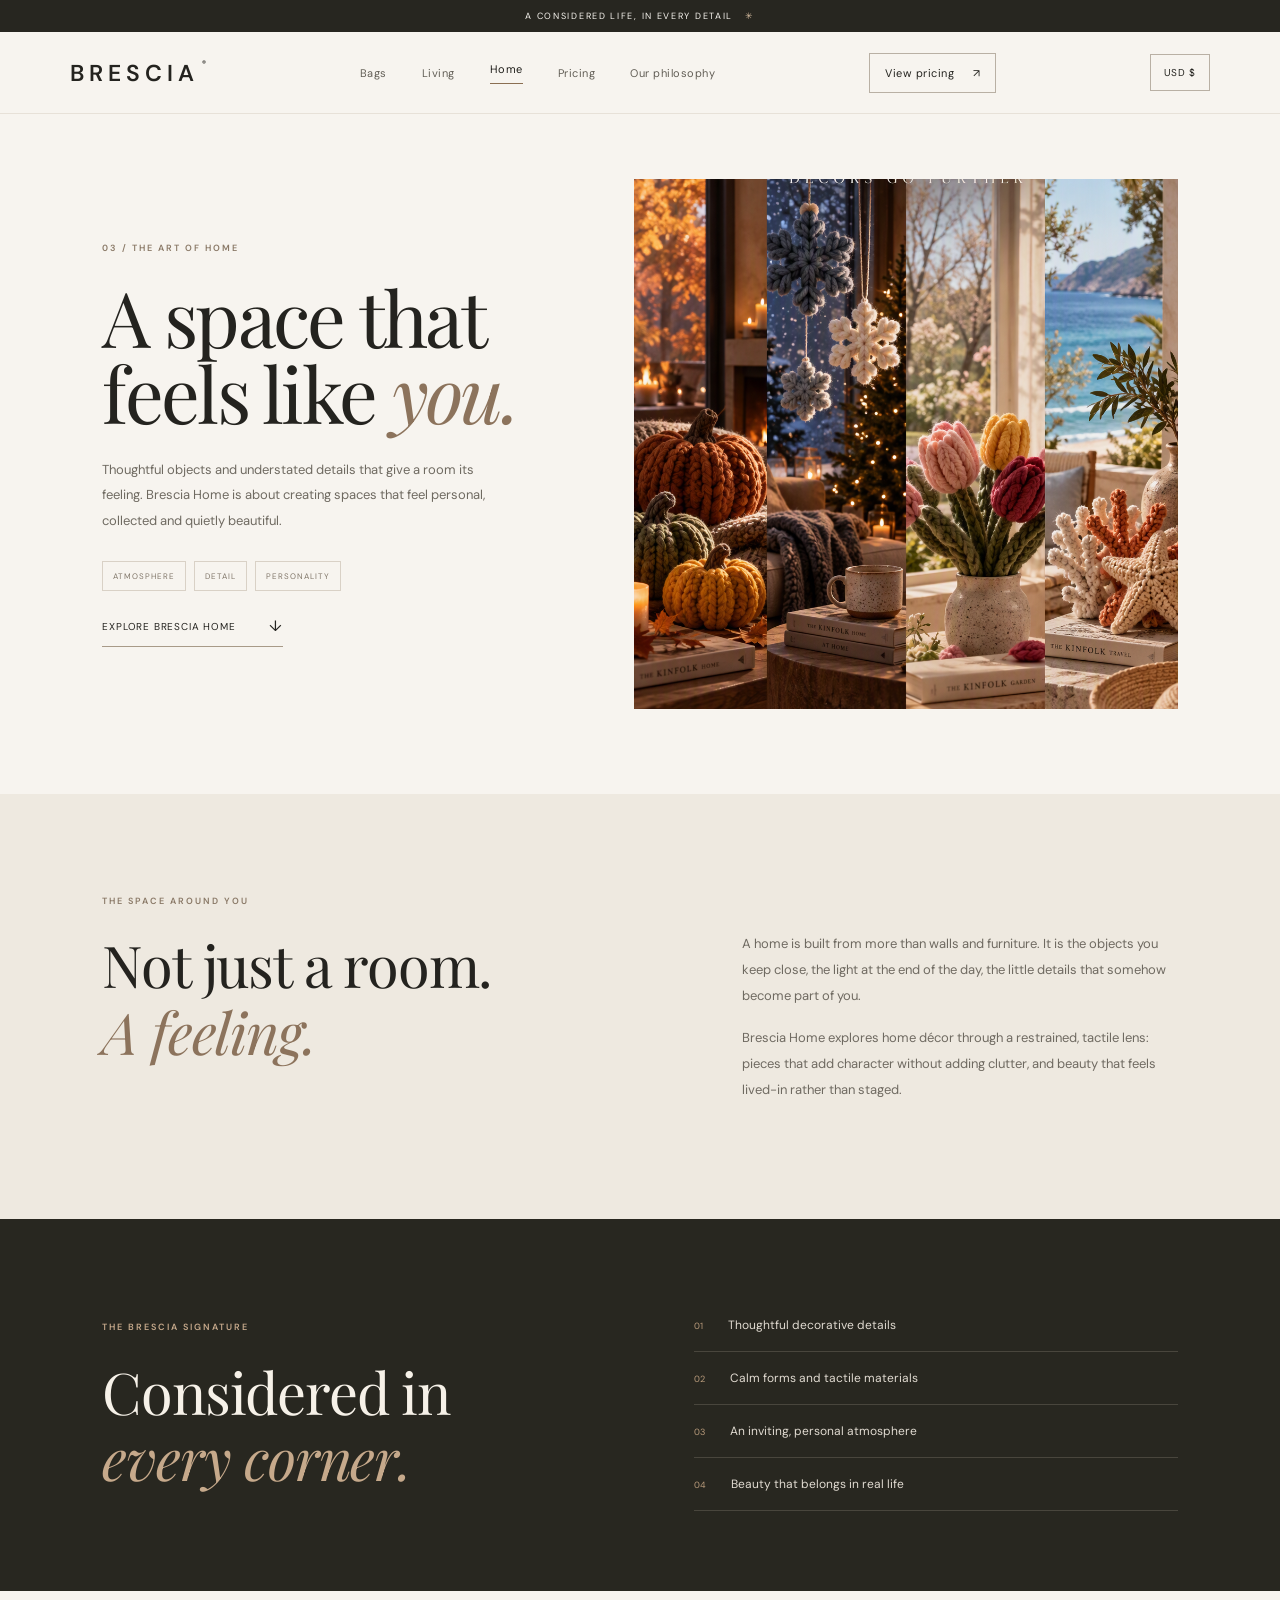
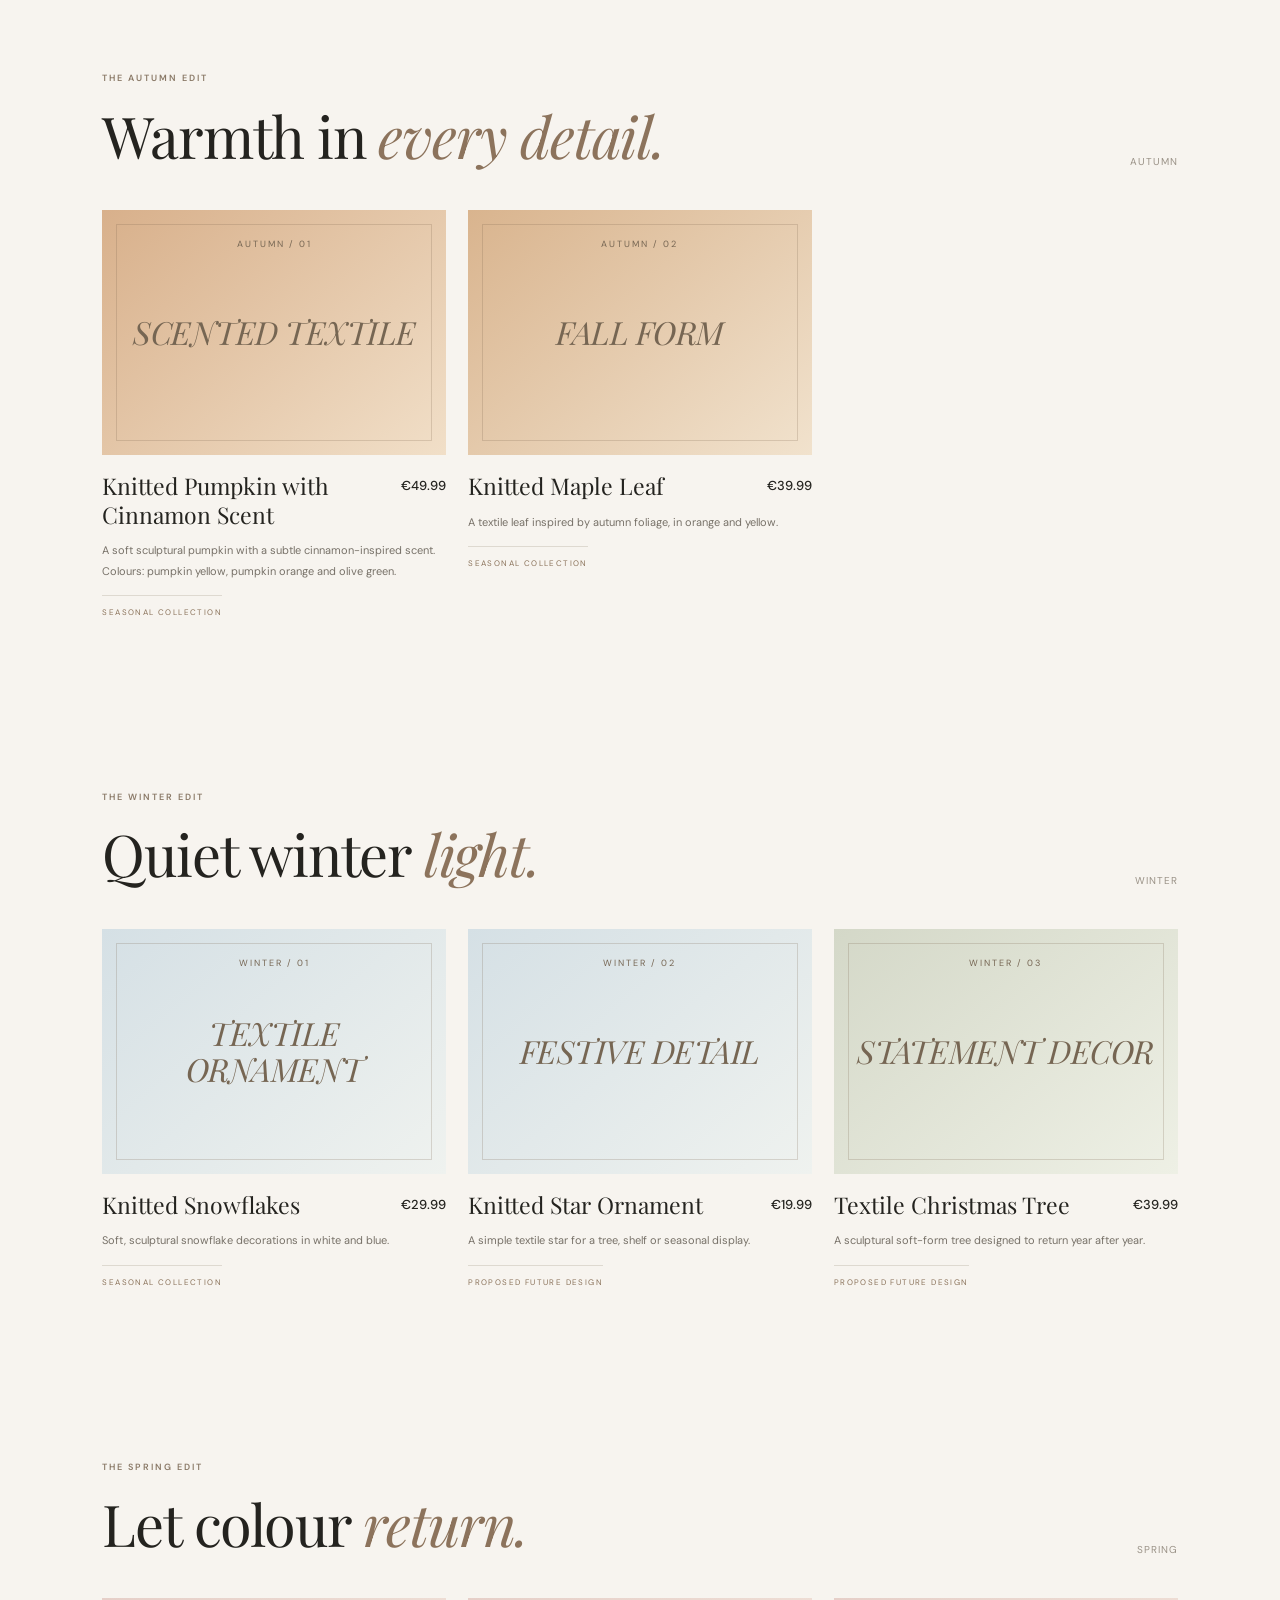
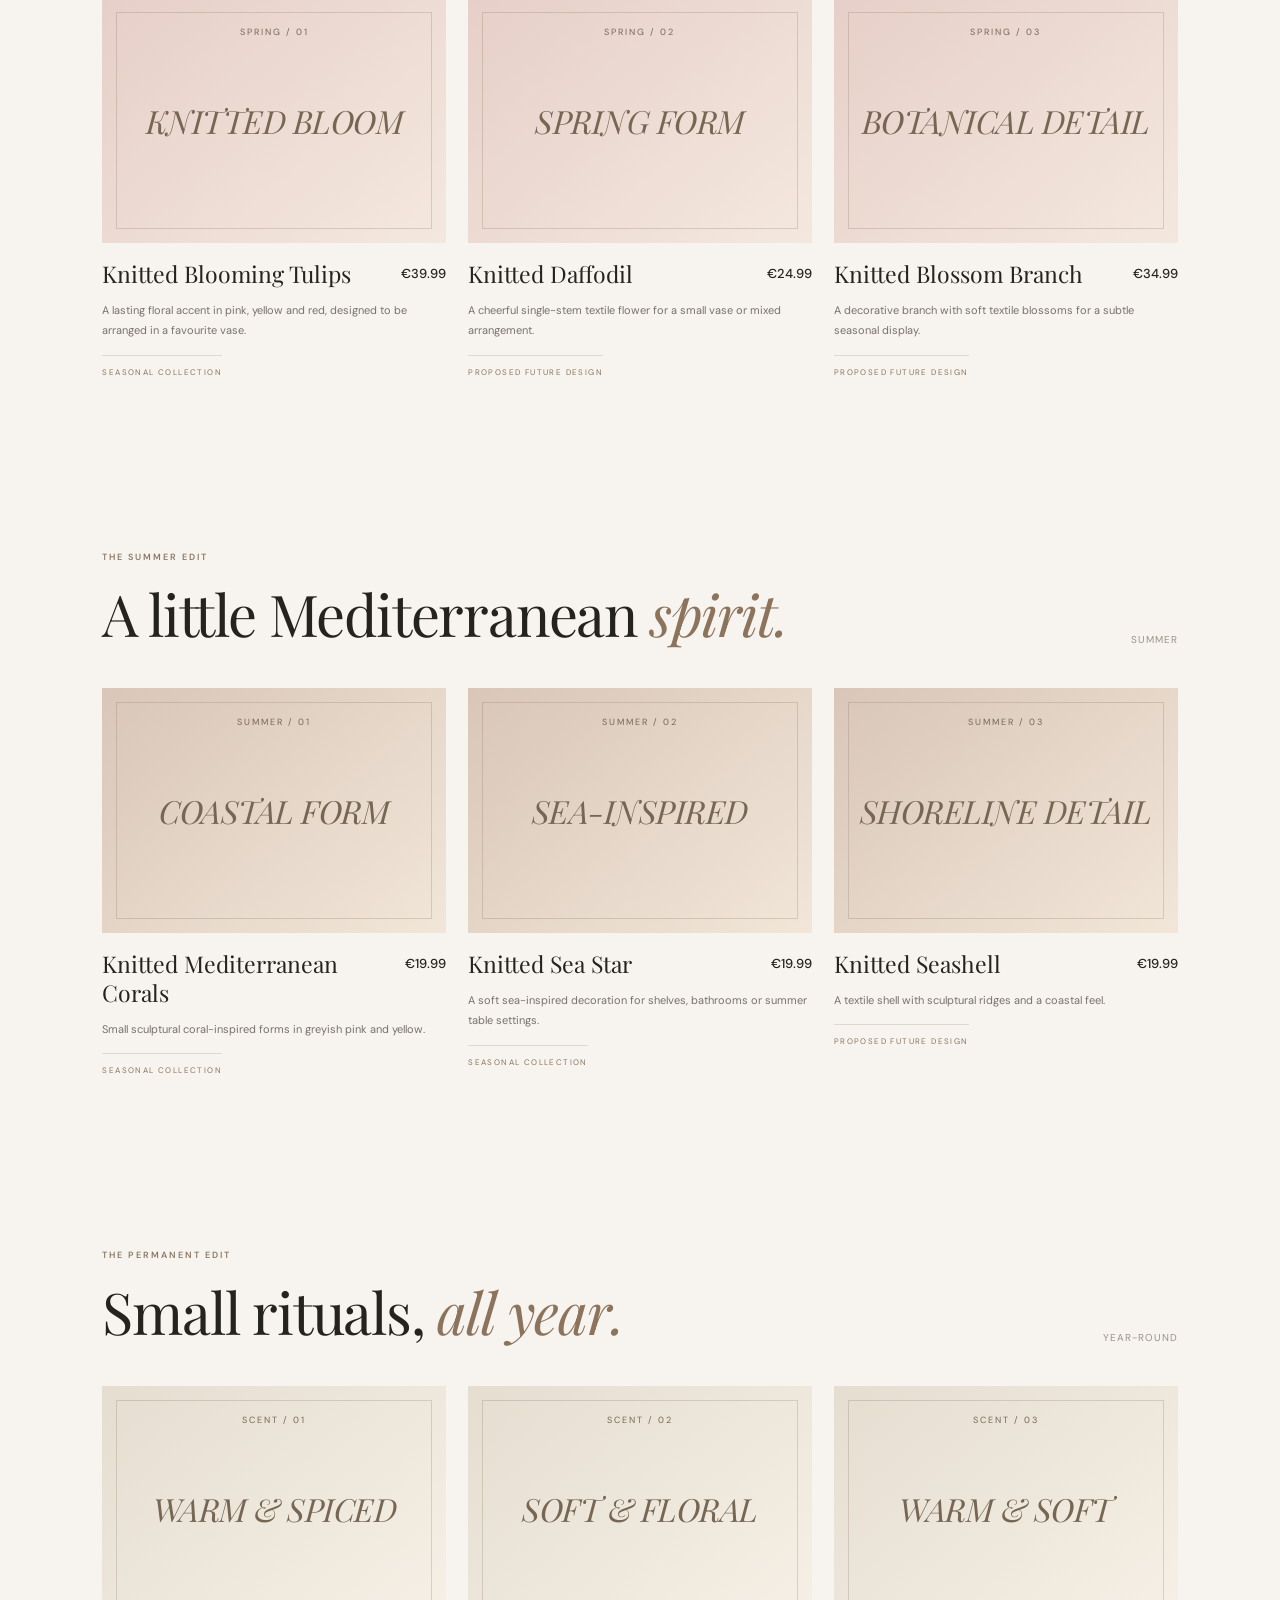
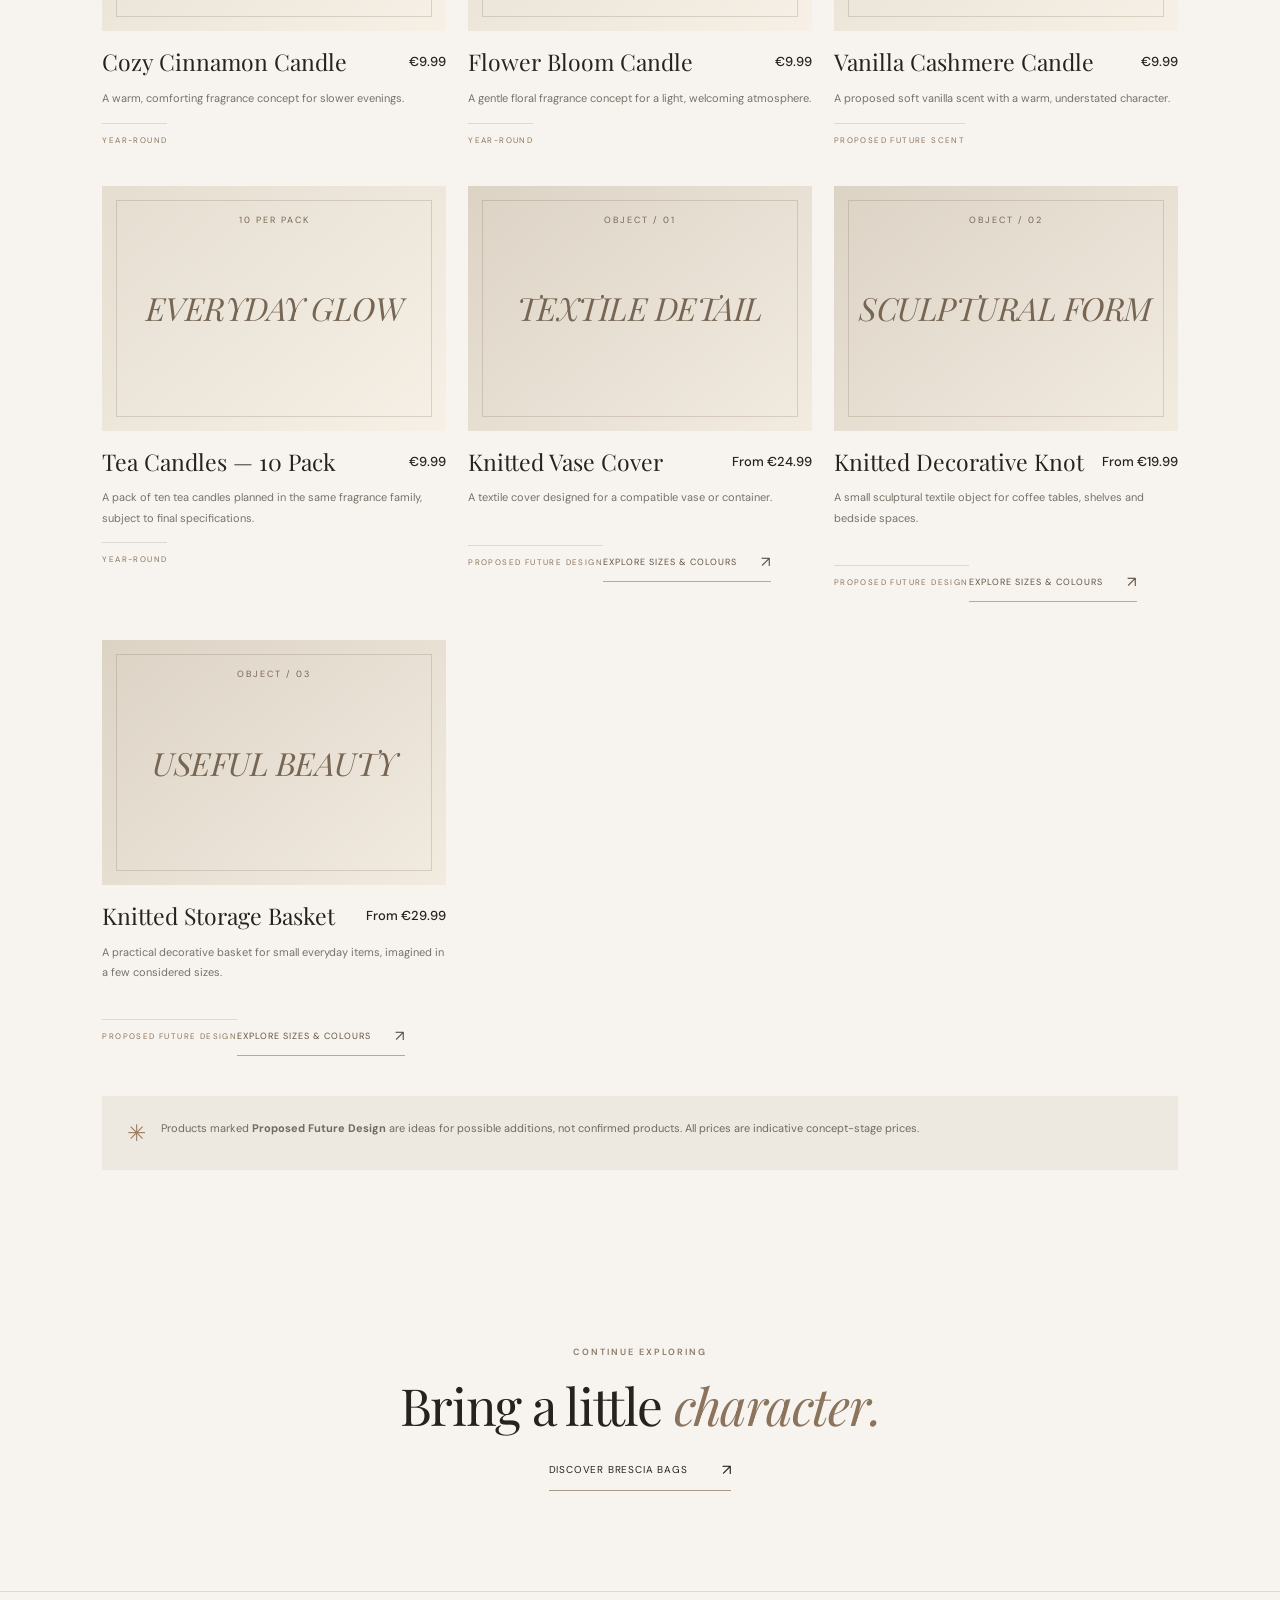
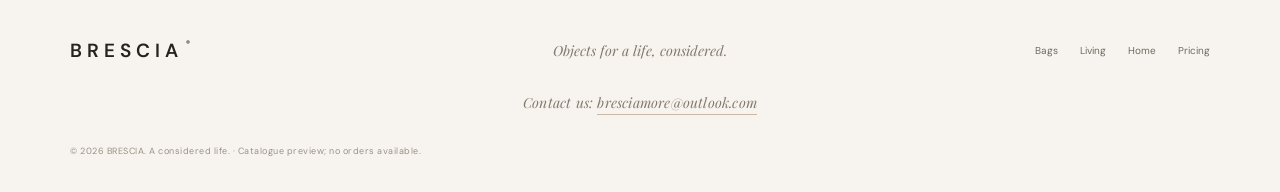
<file: home.html>
<!DOCTYPE html><html lang="en"><head><meta charset="UTF-8"><meta name="viewport" content="width=device-width, initial-scale=1"><link rel="icon" type="image/jpeg" href="gpt-image-2_Make_me_a_favicon_based_on_this_website_vraxen1.github.io_bresciabags_index.html-0.jpg"><meta name="description" content="Brescia Home — considered details for spaces that feel unmistakably yours."><title>Brescia Home — The Art of Home</title><link rel="stylesheet" href="style.css"></head><body><div class="announcement">A considered life, in every detail <span>✳</span></div><header class="site-header"><a class="wordmark" href="index.html">BRESCIA<span>®</span></a><button class="menu-toggle" aria-label="Open menu" aria-expanded="false">☰</button><nav class="nav"><a href="bags.html">Bags</a><a href="living.html">Living</a><a class="active" href="home.html">Home</a><a href="pricing.html">Pricing</a><a href="index.html#story">Our philosophy</a></nav><a class="header-cta" href="pricing.html">View pricing <span>↗</span></a></header><main><section class="collection-hero home-collection-hero"><div class="collection-hero-copy"><p class="eyebrow">03 / THE ART OF HOME</p><h1>A space that<br>feels like <em>you.</em></h1><p class="lead">Thoughtful objects and understated details that give a room its feeling. Brescia Home is about creating spaces that feel personal, collected and quietly beautiful.</p><div class="hero-tags"><span>ATMOSPHERE</span><span>DETAIL</span><span>PERSONALITY</span></div><a class="text-link" href="#about">Explore Brescia Home <span>↓</span></a></div><div class="collection-hero-image"><img src="Designer.png" alt="Brescia Home collection"></div></section><section class="editorial section-pad" id="about"><p class="eyebrow">THE SPACE AROUND YOU</p><div class="editorial-grid"><h2>Not just a room.<br><em>A feeling.</em></h2><div><p>A home is built from more than walls and furniture. It is the objects you keep close, the light at the end of the day, the little details that somehow become part of you.</p><p>Brescia Home explores home décor through a restrained, tactile lens: pieces that add character without adding clutter, and beauty that feels lived-in rather than staged.</p></div></div></section><section class="detail-band"><div><p class="eyebrow">THE BRESCIA SIGNATURE</p><h2>Considered in<br><em>every corner.</em></h2></div><ul><li><span>01</span> Thoughtful decorative details</li><li><span>02</span> Calm forms and tactile materials</li><li><span>03</span> An inviting, personal atmosphere</li><li><span>04</span> Beauty that belongs in real life</li></ul></section><section class="catalogue-section section-pad" id="autumn"><div class="section-heading"><div><p class="eyebrow">THE AUTUMN EDIT</p><h2>Warmth in <em>every detail.</em></h2></div><span class="muted">AUTUMN</span></div><div class="product-grid">
<article class="product-card"><div class="product-art art-pumpkin"><span>AUTUMN / 01</span><i>SCENTED TEXTILE</i></div><div class="product-meta"><h3>Knitted Pumpkin with Cinnamon Scent</h3><strong>€49.99</strong></div><p>A soft sculptural pumpkin with a subtle cinnamon-inspired scent. Colours: pumpkin yellow, pumpkin orange and olive green.</p><span class="product-tag">SEASONAL COLLECTION</span></article>
<article class="product-card"><div class="product-art art-leaf"><span>AUTUMN / 02</span><i>FALL FORM</i></div><div class="product-meta"><h3>Knitted Maple Leaf</h3><strong>€39.99</strong></div><p>A textile leaf inspired by autumn foliage, in orange and yellow.</p><span class="product-tag">SEASONAL COLLECTION</span></article>
</div></section>
<section class="catalogue-section section-pad seasonal-winter"><div class="section-heading"><div><p class="eyebrow">THE WINTER EDIT</p><h2>Quiet winter <em>light.</em></h2></div><span class="muted">WINTER</span></div><div class="product-grid">
<article class="product-card"><div class="product-art art-snowflake"><span>WINTER / 01</span><i>TEXTILE ORNAMENT</i></div><div class="product-meta"><h3>Knitted Snowflakes</h3><strong>€29.99</strong></div><p>Soft, sculptural snowflake decorations in white and blue.</p><span class="product-tag">SEASONAL COLLECTION</span></article>
<article class="product-card"><div class="product-art art-star"><span>WINTER / 02</span><i>FESTIVE DETAIL</i></div><div class="product-meta"><h3>Knitted Star Ornament</h3><strong>€19.99</strong></div><p>A simple textile star for a tree, shelf or seasonal display.</p><span class="product-tag">PROPOSED FUTURE DESIGN</span></article>
<article class="product-card"><div class="product-art art-tree"><span>WINTER / 03</span><i>STATEMENT DECOR</i></div><div class="product-meta"><h3>Textile Christmas Tree</h3><strong>€39.99</strong></div><p>A sculptural soft-form tree designed to return year after year.</p><span class="product-tag">PROPOSED FUTURE DESIGN</span></article>
</div></section>
<section class="catalogue-section section-pad seasonal-spring"><div class="section-heading"><div><p class="eyebrow">THE SPRING EDIT</p><h2>Let colour <em>return.</em></h2></div><span class="muted">SPRING</span></div><div class="product-grid">
<article class="product-card"><div class="product-art art-tulip"><span>SPRING / 01</span><i>KNITTED BLOOM</i></div><div class="product-meta"><h3>Knitted Blooming Tulips</h3><strong>€39.99</strong></div><p>A lasting floral accent in pink, yellow and red, designed to be arranged in a favourite vase.</p><span class="product-tag">SEASONAL COLLECTION</span></article>
<article class="product-card"><div class="product-art art-daffodil"><span>SPRING / 02</span><i>SPRING FORM</i></div><div class="product-meta"><h3>Knitted Daffodil</h3><strong>€24.99</strong></div><p>A cheerful single-stem textile flower for a small vase or mixed arrangement.</p><span class="product-tag">PROPOSED FUTURE DESIGN</span></article>
<article class="product-card"><div class="product-art art-blossom"><span>SPRING / 03</span><i>BOTANICAL DETAIL</i></div><div class="product-meta"><h3>Knitted Blossom Branch</h3><strong>€34.99</strong></div><p>A decorative branch with soft textile blossoms for a subtle seasonal display.</p><span class="product-tag">PROPOSED FUTURE DESIGN</span></article>
</div></section>
<section class="catalogue-section section-pad seasonal-summer"><div class="section-heading"><div><p class="eyebrow">THE SUMMER EDIT</p><h2>A little Mediterranean <em>spirit.</em></h2></div><span class="muted">SUMMER</span></div><div class="product-grid">
<article class="product-card"><div class="product-art art-coral"><span>SUMMER / 01</span><i>COASTAL FORM</i></div><div class="product-meta"><h3>Knitted Mediterranean Corals</h3><strong>€19.99</strong></div><p>Small sculptural coral-inspired forms in greyish pink and yellow.</p><span class="product-tag">SEASONAL COLLECTION</span></article>
<article class="product-card"><div class="product-art art-seastar"><span>SUMMER / 02</span><i>SEA-INSPIRED</i></div><div class="product-meta"><h3>Knitted Sea Star</h3><strong>€19.99</strong></div><p>A soft sea-inspired decoration for shelves, bathrooms or summer table settings.</p><span class="product-tag">SEASONAL COLLECTION</span></article>
<article class="product-card"><div class="product-art art-shell"><span>SUMMER / 03</span><i>SHORELINE DETAIL</i></div><div class="product-meta"><h3>Knitted Seashell</h3><strong>€19.99</strong></div><p>A textile shell with sculptural ridges and a coastal feel.</p><span class="product-tag">PROPOSED FUTURE DESIGN</span></article>
</div></section>
<section class="catalogue-section section-pad"><div class="section-heading"><div><p class="eyebrow">THE PERMANENT EDIT</p><h2>Small rituals, <em>all year.</em></h2></div><span class="muted">YEAR-ROUND</span></div><div class="product-grid">
<article class="product-card"><div class="product-art art-candle"><span>SCENT / 01</span><i>WARM & SPICED</i></div><div class="product-meta"><h3>Cozy Cinnamon Candle</h3><strong>€9.99</strong></div><p>A warm, comforting fragrance concept for slower evenings.</p><span class="product-tag">YEAR-ROUND</span></article>
<article class="product-card"><div class="product-art art-flower"><span>SCENT / 02</span><i>SOFT & FLORAL</i></div><div class="product-meta"><h3>Flower Bloom Candle</h3><strong>€9.99</strong></div><p>A gentle floral fragrance concept for a light, welcoming atmosphere.</p><span class="product-tag">YEAR-ROUND</span></article>
<article class="product-card"><div class="product-art art-vanilla"><span>SCENT / 03</span><i>WARM & SOFT</i></div><div class="product-meta"><h3>Vanilla Cashmere Candle</h3><strong>€9.99</strong></div><p>A proposed soft vanilla scent with a warm, understated character.</p><span class="product-tag">PROPOSED FUTURE SCENT</span></article>
<article class="product-card"><div class="product-art art-tealight"><span>10 PER PACK</span><i>EVERYDAY GLOW</i></div><div class="product-meta"><h3>Tea Candles — 10 Pack</h3><strong>€9.99</strong></div><p>A pack of ten tea candles planned in the same fragrance family, subject to final specifications.</p><span class="product-tag">YEAR-ROUND</span></article>
<article class="product-card"><div class="product-art art-vase"><span>OBJECT / 01</span><i>TEXTILE DETAIL</i></div><div class="product-meta"><h3>Knitted Vase Cover</h3><strong>From €24.99</strong></div><p>A textile cover designed for a compatible vase or container.</p><span class="product-tag">PROPOSED FUTURE DESIGN</span><a class="product-detail-link" href="vase-cover.html">Explore sizes & colours <span>↗</span></a></article>
<article class="product-card"><div class="product-art art-knot"><span>OBJECT / 02</span><i>SCULPTURAL FORM</i></div><div class="product-meta"><h3>Knitted Decorative Knot</h3><strong>From €19.99</strong></div><p>A small sculptural textile object for coffee tables, shelves and bedside spaces.</p><span class="product-tag">PROPOSED FUTURE DESIGN</span><a class="product-detail-link" href="decorative-knot.html">Explore sizes & colours <span>↗</span></a></article>
<article class="product-card"><div class="product-art art-basket"><span>OBJECT / 03</span><i>USEFUL BEAUTY</i></div><div class="product-meta"><h3>Knitted Storage Basket</h3><strong>From €29.99</strong></div><p>A practical decorative basket for small everyday items, imagined in a few considered sizes.</p><span class="product-tag">PROPOSED FUTURE DESIGN</span><a class="product-detail-link" href="storage-basket.html">Explore sizes & colours <span>↗</span></a></article>
</div><div class="note-panel"><span class="tiny-star">✳</span><p>Products marked <strong>Proposed Future Design</strong> are ideas for possible additions, not confirmed products. All prices are indicative concept-stage prices.</p></div></section>
<section class="next-collection section-pad"><p class="eyebrow">CONTINUE EXPLORING</p><h2>Bring a little <em>character.</em></h2><a class="text-link" href="bags.html">Discover Brescia Bags <span>↗</span></a></section></main><footer class="footer"><a class="wordmark" href="index.html">BRESCIA<span>®</span></a><p>Objects for a life, considered.</p><div class="footer-links"><a href="bags.html">Bags</a><a href="living.html">Living</a><a href="home.html">Home</a><a href="pricing.html">Pricing</a></div><p class="footer-contact">Contact us: <a href="mailto:bresciamore@outlook.com">bresciamore@outlook.com</a></p><small>© 2026 BRESCIA. A considered life. · Catalogue preview; no orders available.</small></footer><script src="script.js"></script></body></html>
</file>
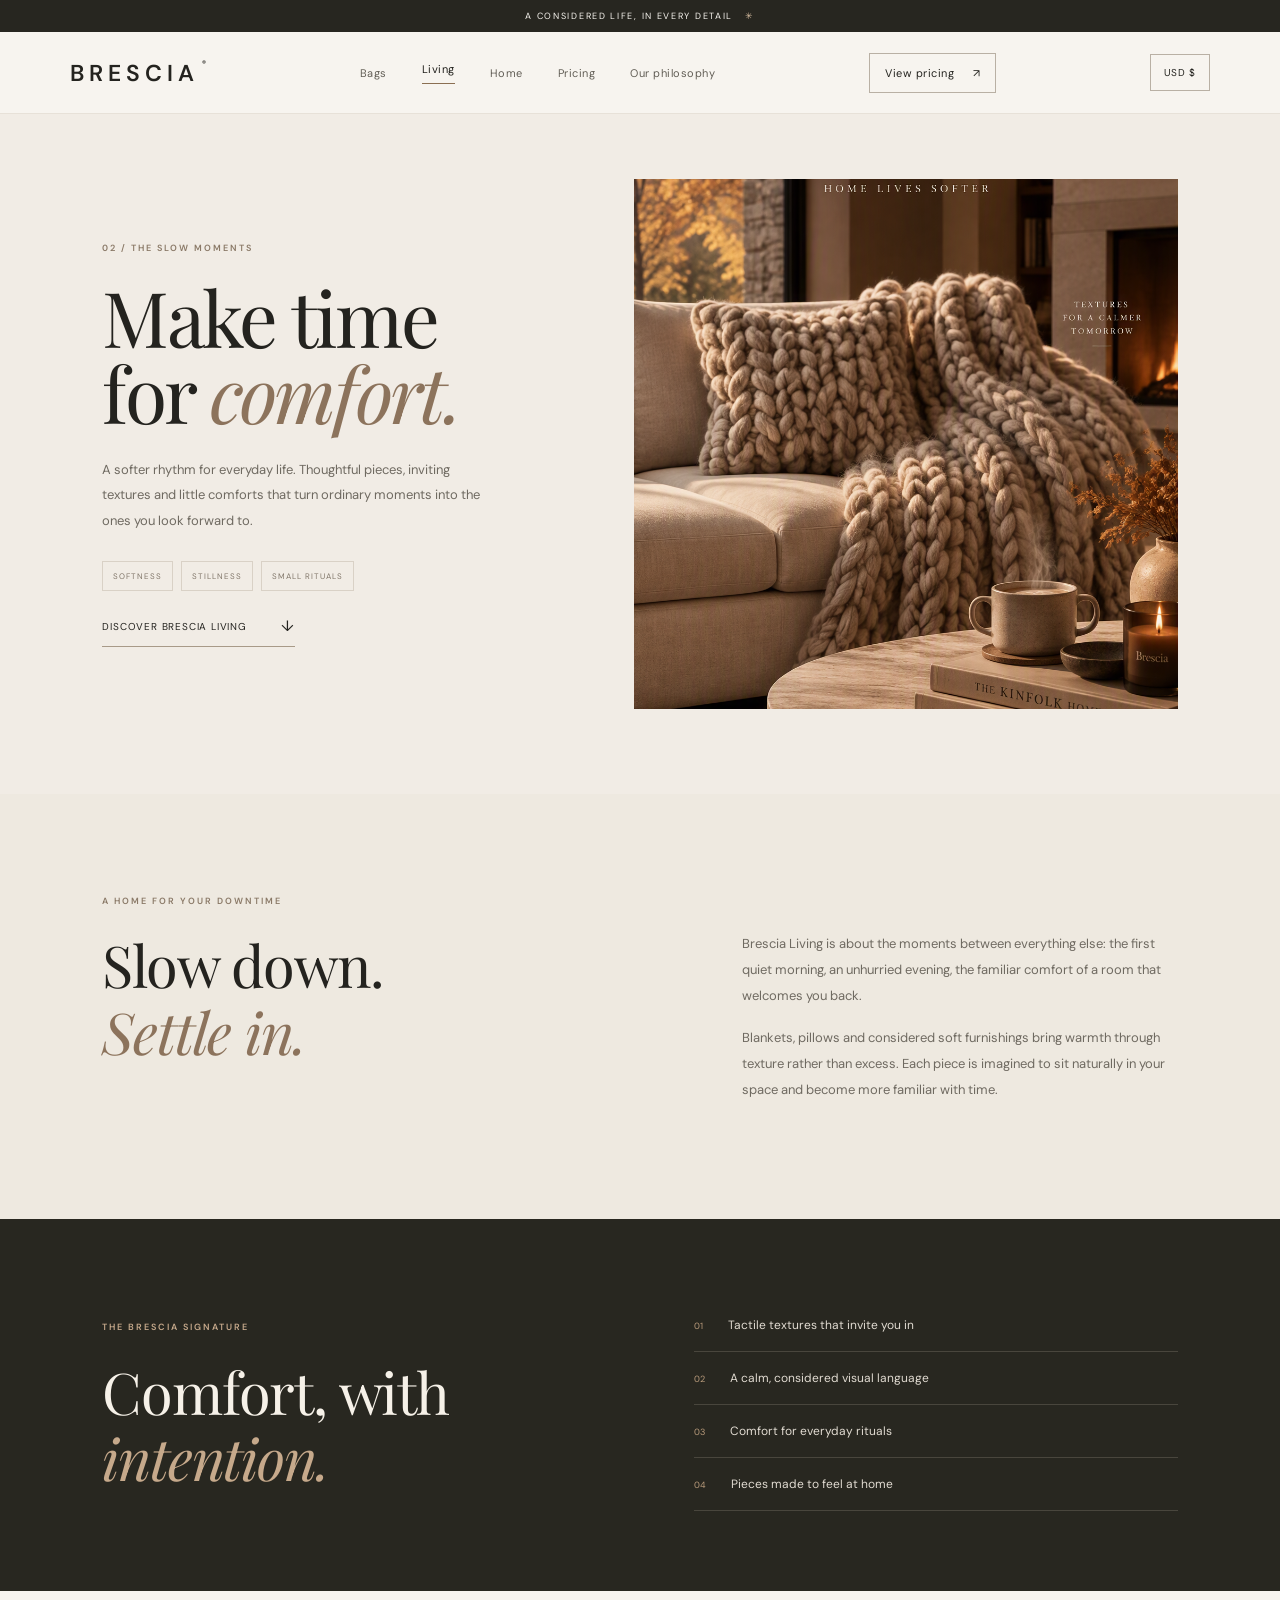
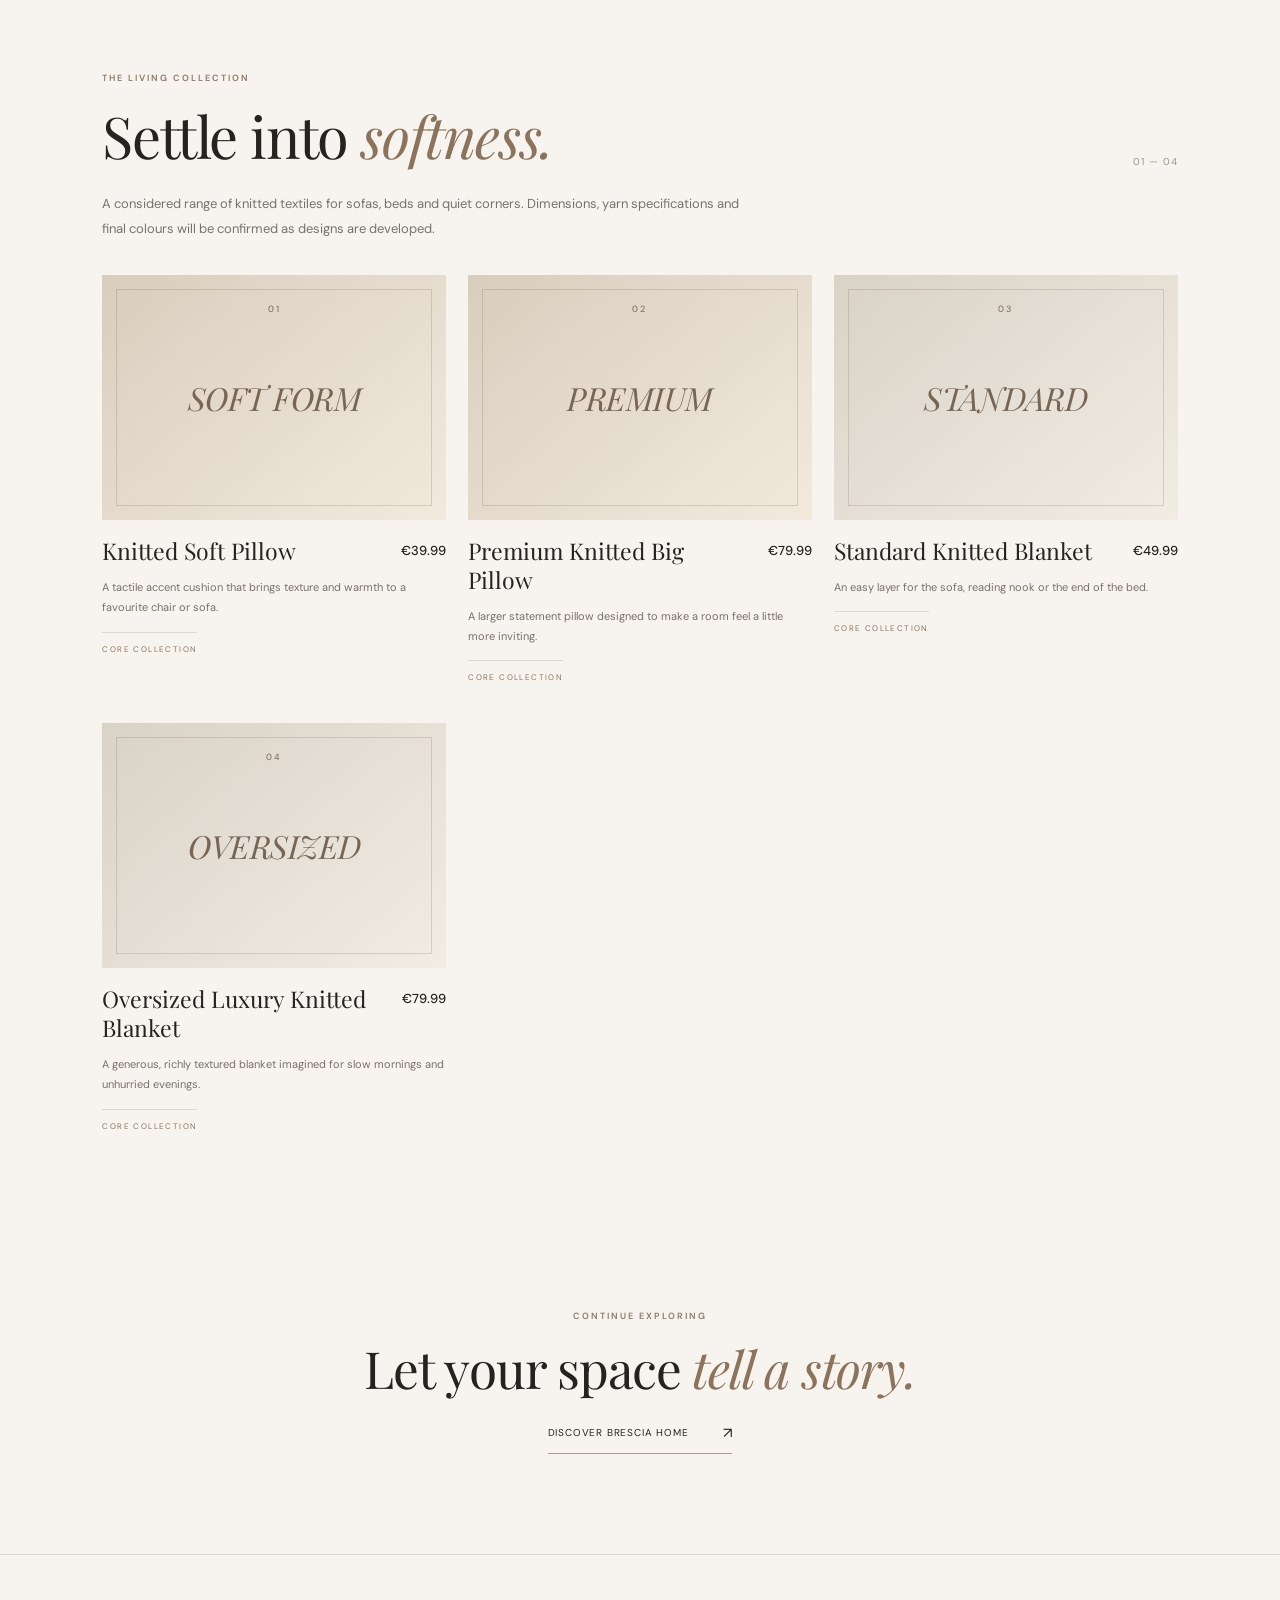
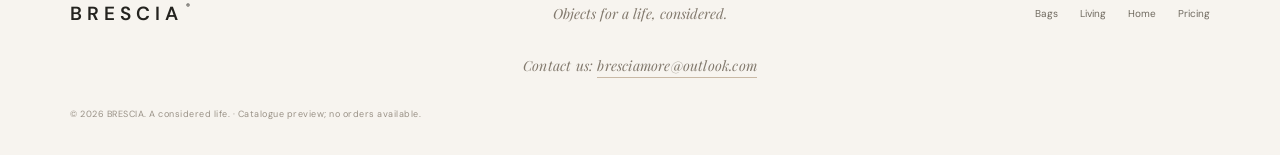
<file: living.html>
<!DOCTYPE html><html lang="en"><head><meta charset="UTF-8"><meta name="viewport" content="width=device-width, initial-scale=1"><link rel="icon" type="image/jpeg" href="gpt-image-2_Make_me_a_favicon_based_on_this_website_vraxen1.github.io_bresciabags_index.html-0.jpg"><meta name="description" content="Brescia Living — tactile comforts for the slower moments at home."><title>Brescia Living — The Slow Moments</title><link rel="stylesheet" href="style.css"></head><body><div class="announcement">A considered life, in every detail <span>✳</span></div><header class="site-header"><a class="wordmark" href="index.html">BRESCIA<span>®</span></a><button class="menu-toggle" aria-label="Open menu" aria-expanded="false">☰</button><nav class="nav"><a href="bags.html">Bags</a><a class="active" href="living.html">Living</a><a href="home.html">Home</a><a href="pricing.html">Pricing</a><a href="index.html#story">Our philosophy</a></nav><a class="header-cta" href="pricing.html">View pricing <span>↗</span></a></header><main><section class="collection-hero living-hero"><div class="collection-hero-copy"><p class="eyebrow">02 / THE SLOW MOMENTS</p><h1>Make time<br>for <em>comfort.</em></h1><p class="lead">A softer rhythm for everyday life. Thoughtful pieces, inviting textures and little comforts that turn ordinary moments into the ones you look forward to.</p><div class="hero-tags"><span>SOFTNESS</span><span>STILLNESS</span><span>SMALL RITUALS</span></div><a class="text-link" href="#about">Discover Brescia Living <span>↓</span></a></div><div class="collection-hero-image"><img src="Designer%20(1).png" alt="Brescia Living collection"></div></section><section class="editorial section-pad" id="about"><p class="eyebrow">A HOME FOR YOUR DOWNTIME</p><div class="editorial-grid"><h2>Slow down.<br><em>Settle in.</em></h2><div><p>Brescia Living is about the moments between everything else: the first quiet morning, an unhurried evening, the familiar comfort of a room that welcomes you back.</p><p>Blankets, pillows and considered soft furnishings bring warmth through texture rather than excess. Each piece is imagined to sit naturally in your space and become more familiar with time.</p></div></div></section><section class="detail-band"><div><p class="eyebrow">THE BRESCIA SIGNATURE</p><h2>Comfort, with<br><em>intention.</em></h2></div><ul><li><span>01</span> Tactile textures that invite you in</li><li><span>02</span> A calm, considered visual language</li><li><span>03</span> Comfort for everyday rituals</li><li><span>04</span> Pieces made to feel at home</li></ul></section><section class="catalogue-section section-pad" id="collection"><div class="section-heading"><div><p class="eyebrow">THE LIVING COLLECTION</p><h2>Settle into <em>softness.</em></h2></div><span class="muted">01 — 04</span></div><p class="catalogue-intro">A considered range of knitted textiles for sofas, beds and quiet corners. Dimensions, yarn specifications and final colours will be confirmed as designs are developed.</p><div class="product-grid">
<article class="product-card"><div class="product-art art-pillow"><span>01</span><i>SOFT FORM</i></div><div class="product-meta"><h3>Knitted Soft Pillow</h3><strong>€39.99</strong></div><p>A tactile accent cushion that brings texture and warmth to a favourite chair or sofa.</p><span class="product-tag">CORE COLLECTION</span></article>
<article class="product-card"><div class="product-art art-bigpillow"><span>02</span><i>PREMIUM</i></div><div class="product-meta"><h3>Premium Knitted Big Pillow</h3><strong>€79.99</strong></div><p>A larger statement pillow designed to make a room feel a little more inviting.</p><span class="product-tag">CORE COLLECTION</span></article>
<article class="product-card"><div class="product-art art-blanket"><span>03</span><i>STANDARD</i></div><div class="product-meta"><h3>Standard Knitted Blanket</h3><strong>€49.99</strong></div><p>An easy layer for the sofa, reading nook or the end of the bed.</p><span class="product-tag">CORE COLLECTION</span></article>
<article class="product-card"><div class="product-art art-bigblanket"><span>04</span><i>OVERSIZED</i></div><div class="product-meta"><h3>Oversized Luxury Knitted Blanket</h3><strong>€79.99</strong></div><p>A generous, richly textured blanket imagined for slow mornings and unhurried evenings.</p><span class="product-tag">CORE COLLECTION</span></article>
</div></section>
<section class="next-collection section-pad"><p class="eyebrow">CONTINUE EXPLORING</p><h2>Let your space <em>tell a story.</em></h2><a class="text-link" href="home.html">Discover Brescia Home <span>↗</span></a></section></main><footer class="footer"><a class="wordmark" href="index.html">BRESCIA<span>®</span></a><p>Objects for a life, considered.</p><div class="footer-links"><a href="bags.html">Bags</a><a href="living.html">Living</a><a href="home.html">Home</a><a href="pricing.html">Pricing</a></div><p class="footer-contact">Contact us: <a href="mailto:bresciamore@outlook.com">bresciamore@outlook.com</a></p><small>© 2026 BRESCIA. A considered life. · Catalogue preview; no orders available.</small></footer><script src="script.js"></script></body></html>
</file>
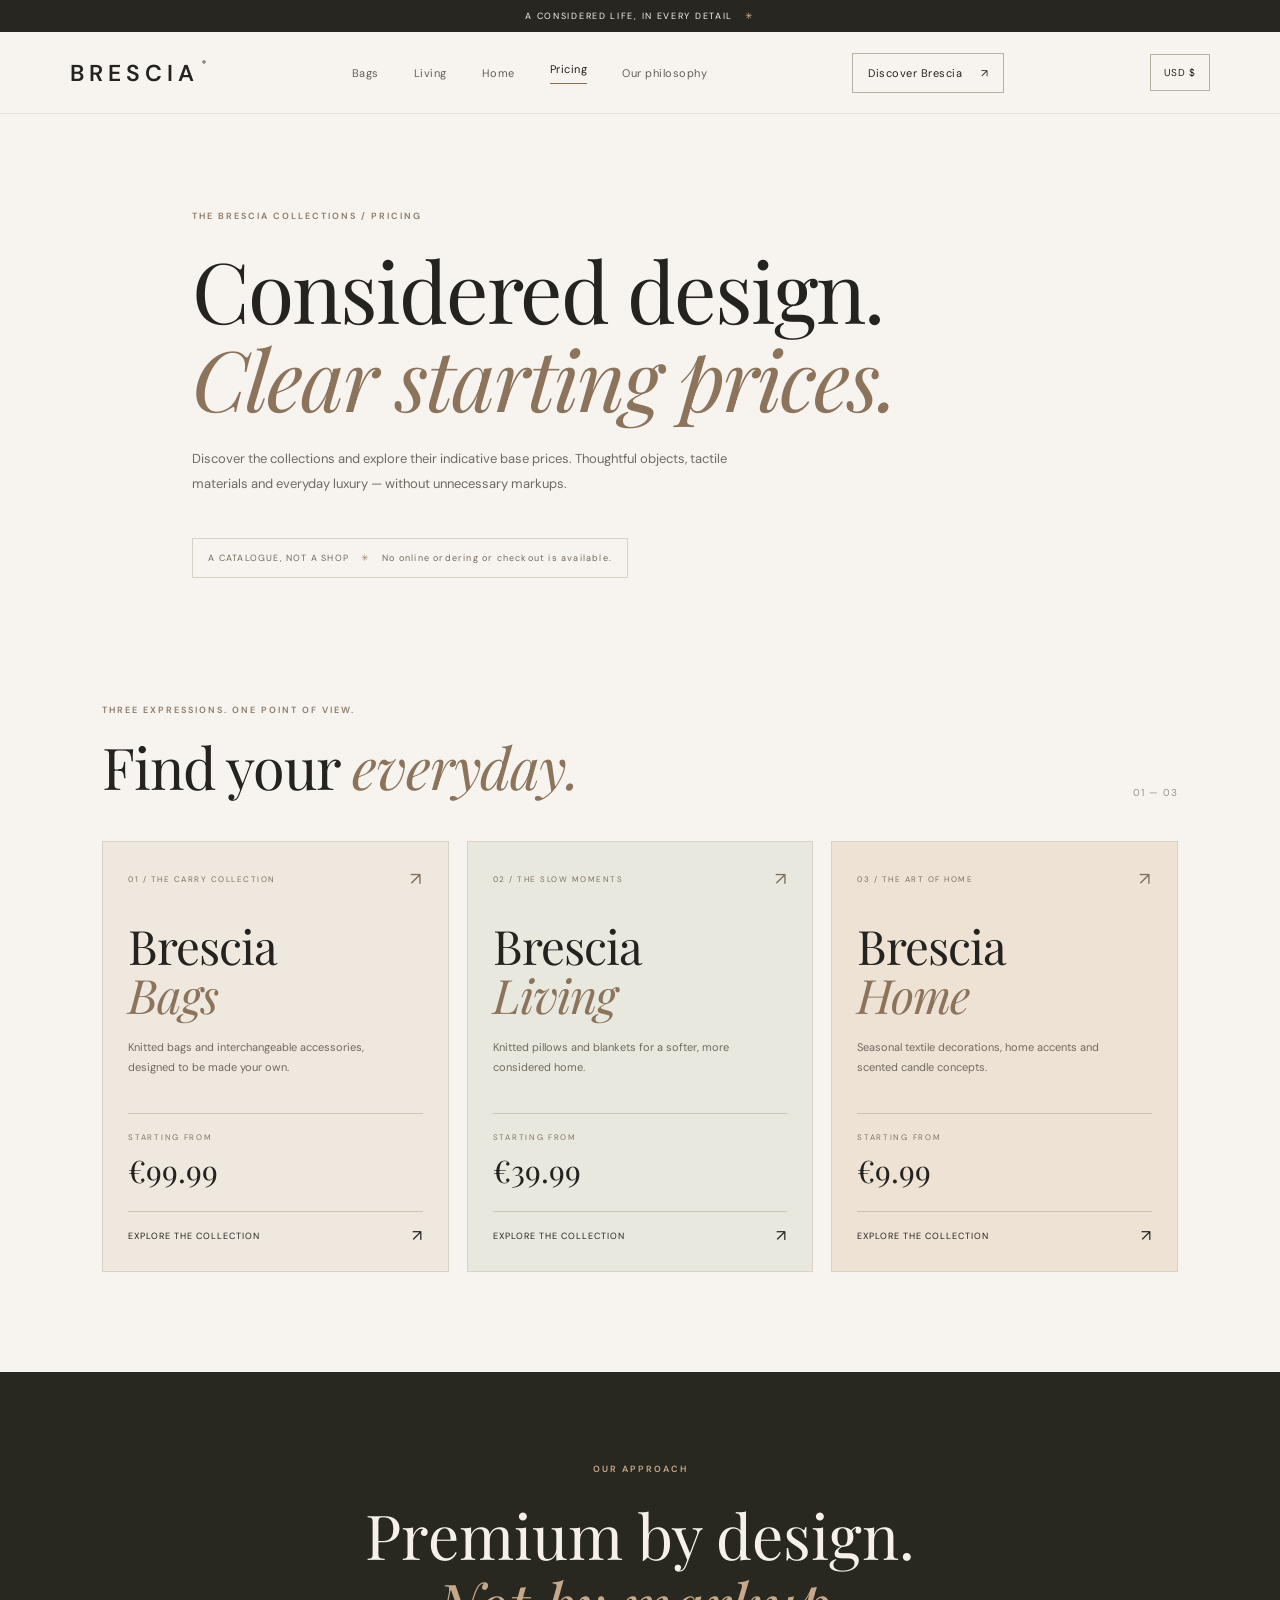
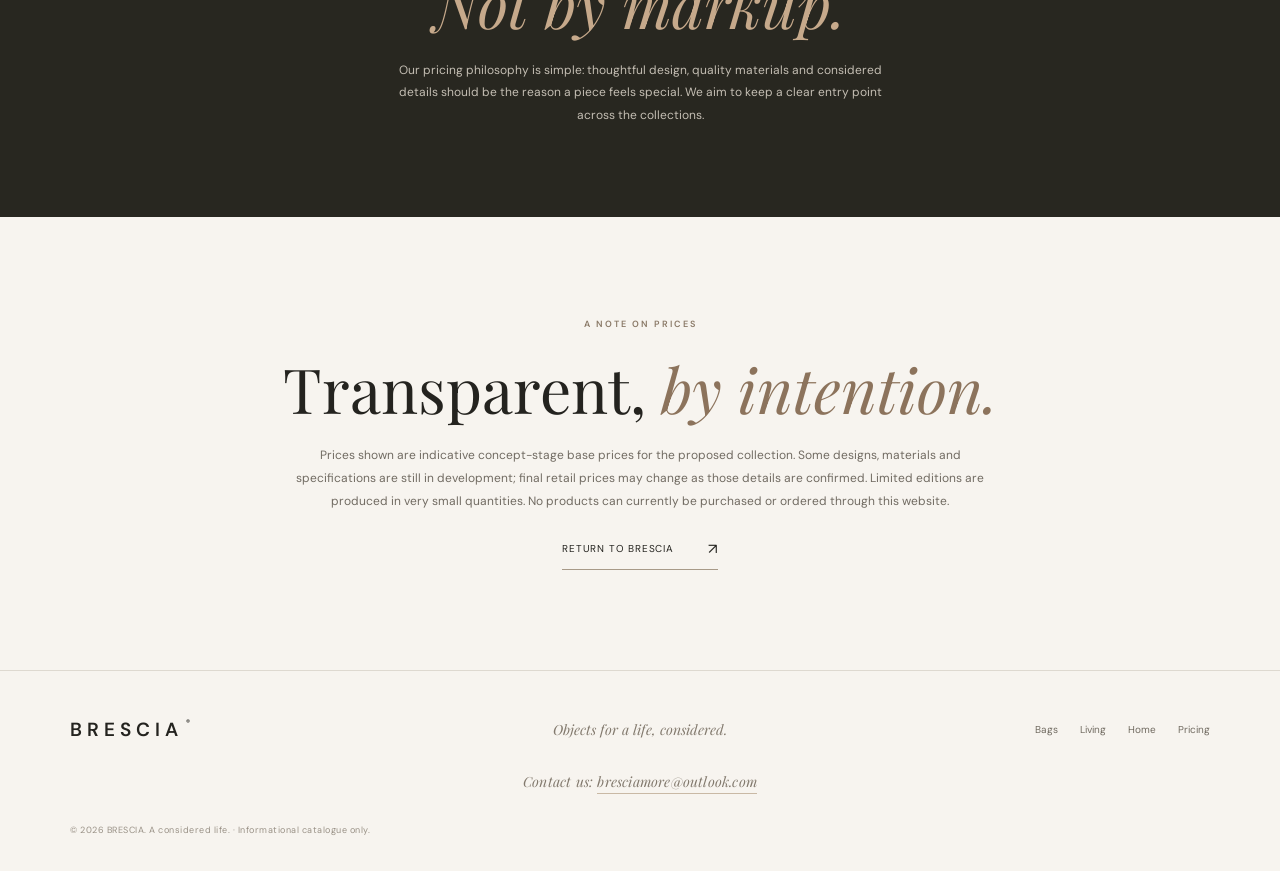
<file: pricing.html>
<!DOCTYPE html>
<html lang="en"><head><meta charset="UTF-8"><meta name="viewport" content="width=device-width, initial-scale=1"><meta name="description" content="Explore indicative starting prices across Brescia Bags, Brescia Living and Brescia Home."><link rel="icon" type="image/jpeg" href="gpt-image-2_Make_me_a_favicon_based_on_this_website_vraxen1.github.io_bresciabags_index.html-0.jpg"><title>Pricing — The Brescia Collections</title><link rel="stylesheet" href="style.css"></head>
<body><div class="announcement">A considered life, in every detail <span>✳</span></div><header class="site-header"><a class="wordmark" href="index.html">BRESCIA<span>®</span></a><button class="menu-toggle" aria-label="Open menu" aria-expanded="false">☰</button><nav class="nav"><a href="bags.html">Bags</a><a href="living.html">Living</a><a href="home.html">Home</a><a class="active" href="pricing.html">Pricing</a><a href="index.html#story">Our philosophy</a></nav><a class="header-cta" href="index.html#collections">Discover Brescia <span>↗</span></a></header>
<main><section class="pricing-hero"><p class="eyebrow">THE BRESCIA COLLECTIONS / PRICING</p><h1>Considered design.<br><em>Clear starting prices.</em></h1><p class="lead">Discover the collections and explore their indicative base prices. Thoughtful objects, tactile materials and everyday luxury — without unnecessary markups.</p><div class="pricing-note">A CATALOGUE, NOT A SHOP <span>✳</span> No online ordering or checkout is available.</div></section>
<section class="pricing-collections section-pad"><div class="section-heading"><div><p class="eyebrow">THREE EXPRESSIONS. ONE POINT OF VIEW.</p><h2>Find your <em>everyday.</em></h2></div><span class="muted">01 — 03</span></div><div class="pricing-grid">
<a class="pricing-card pricing-bags" href="bags.html"><div class="pricing-card-top"><span>01 / THE CARRY COLLECTION</span><b>↗</b></div><div class="pricing-card-title"><h3>Brescia<br><em>Bags</em></h3><p>Knitted bags and interchangeable accessories, designed to be made your own.</p></div><div class="pricing-start"><span>STARTING FROM</span><strong>€99.99</strong></div><span class="pricing-cta">Explore the collection <b>↗</b></span></a>
<a class="pricing-card pricing-living" href="living.html"><div class="pricing-card-top"><span>02 / THE SLOW MOMENTS</span><b>↗</b></div><div class="pricing-card-title"><h3>Brescia<br><em>Living</em></h3><p>Knitted pillows and blankets for a softer, more considered home.</p></div><div class="pricing-start"><span>STARTING FROM</span><strong>€39.99</strong></div><span class="pricing-cta">Explore the collection <b>↗</b></span></a>
<a class="pricing-card pricing-home" href="home.html"><div class="pricing-card-top"><span>03 / THE ART OF HOME</span><b>↗</b></div><div class="pricing-card-title"><h3>Brescia<br><em>Home</em></h3><p>Seasonal textile decorations, home accents and scented candle concepts.</p></div><div class="pricing-start"><span>STARTING FROM</span><strong>€9.99</strong></div><span class="pricing-cta">Explore the collection <b>↗</b></span></a>
</div></section>
<section class="pricing-principles"><p class="eyebrow">OUR APPROACH</p><h2>Premium by design.<br><em>Not by markup.</em></h2><p>Our pricing philosophy is simple: thoughtful design, quality materials and considered details should be the reason a piece feels special. We aim to keep a clear entry point across the collections.</p></section>
<section class="pricing-disclaimer section-pad"><p class="eyebrow">A NOTE ON PRICES</p><h2>Transparent, <em>by intention.</em></h2><p>Prices shown are indicative concept-stage base prices for the proposed collection. Some designs, materials and specifications are still in development; final retail prices may change as those details are confirmed. Limited editions are produced in very small quantities. No products can currently be purchased or ordered through this website.</p><a class="text-link" href="index.html">Return to Brescia <span>↗</span></a></section></main>
<footer class="footer"><a class="wordmark" href="index.html">BRESCIA<span>®</span></a><p>Objects for a life, considered.</p><div class="footer-links"><a href="bags.html">Bags</a><a href="living.html">Living</a><a href="home.html">Home</a><a href="pricing.html">Pricing</a></div><p class="footer-contact">Contact us: <a href="mailto:bresciamore@outlook.com">bresciamore@outlook.com</a></p><small>© 2026 BRESCIA. A considered life. · Informational catalogue only.</small></footer><script src="script.js"></script></body></html>
</file>
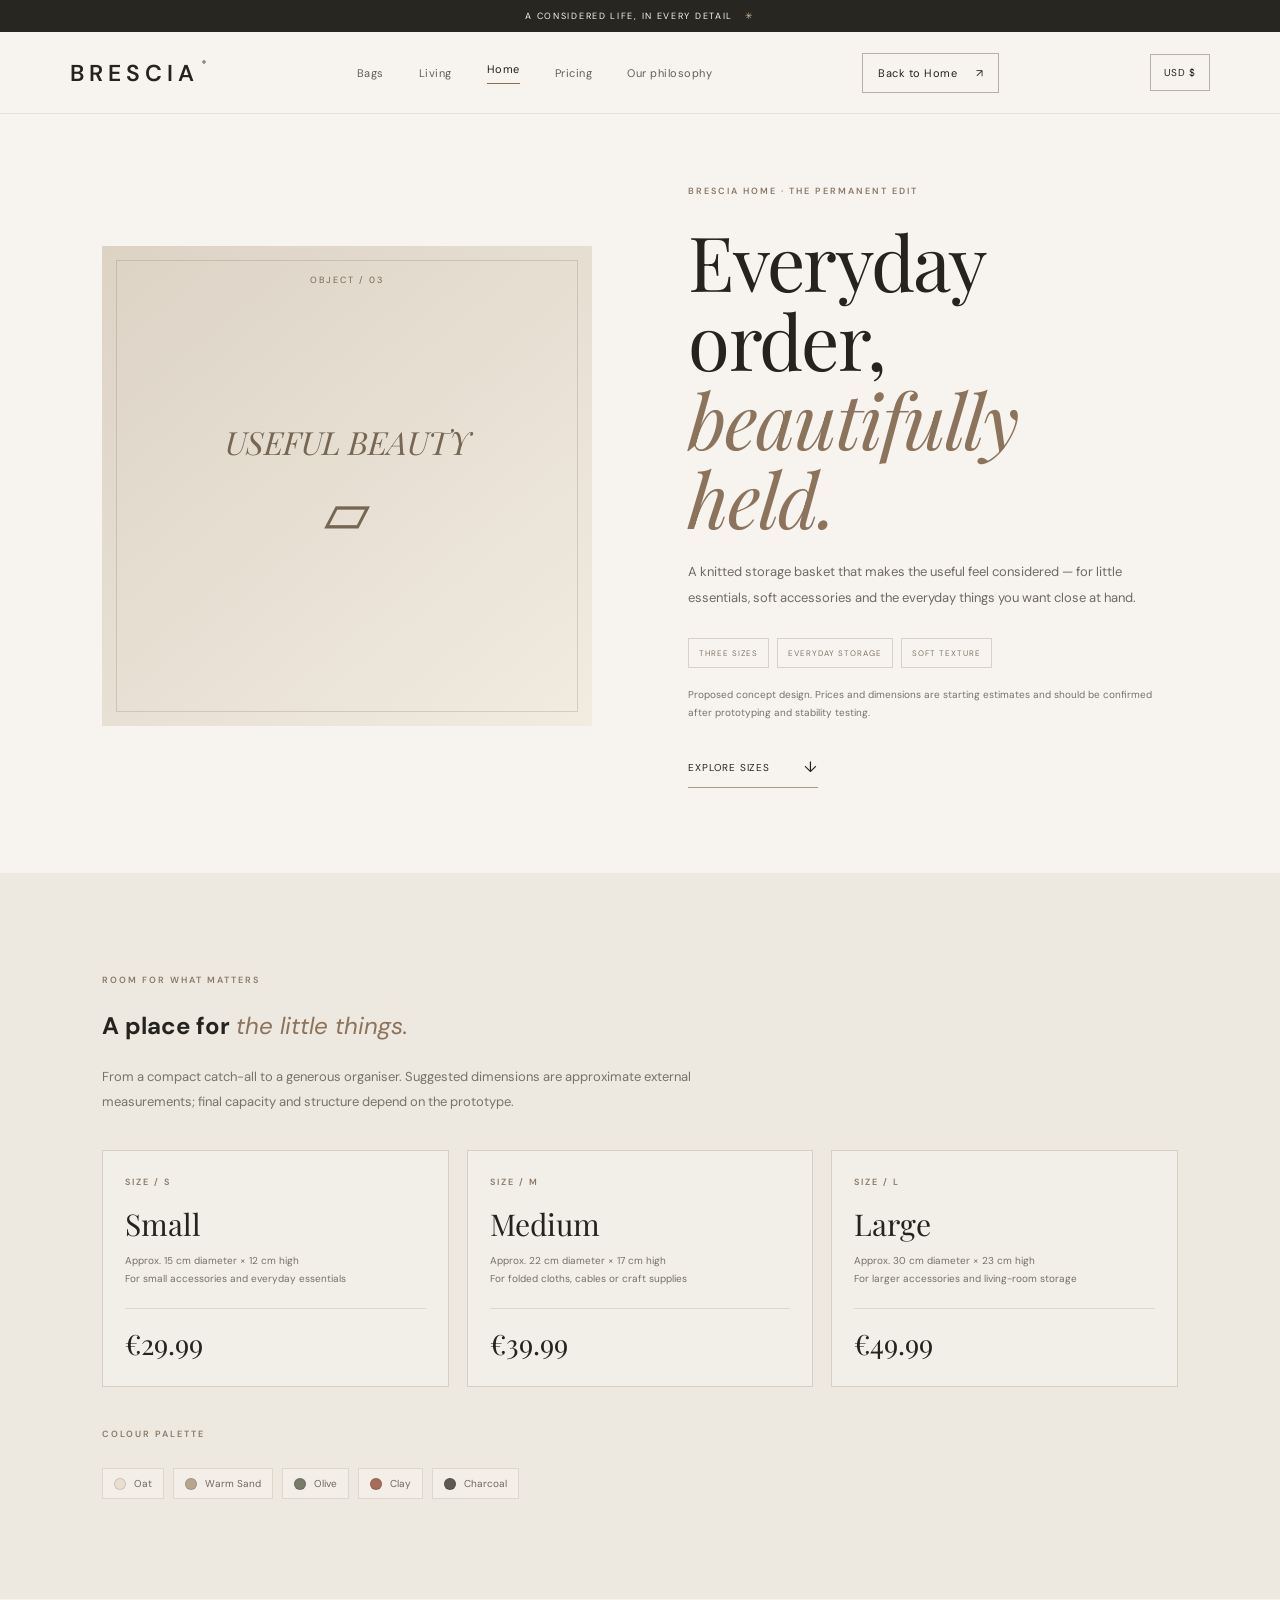
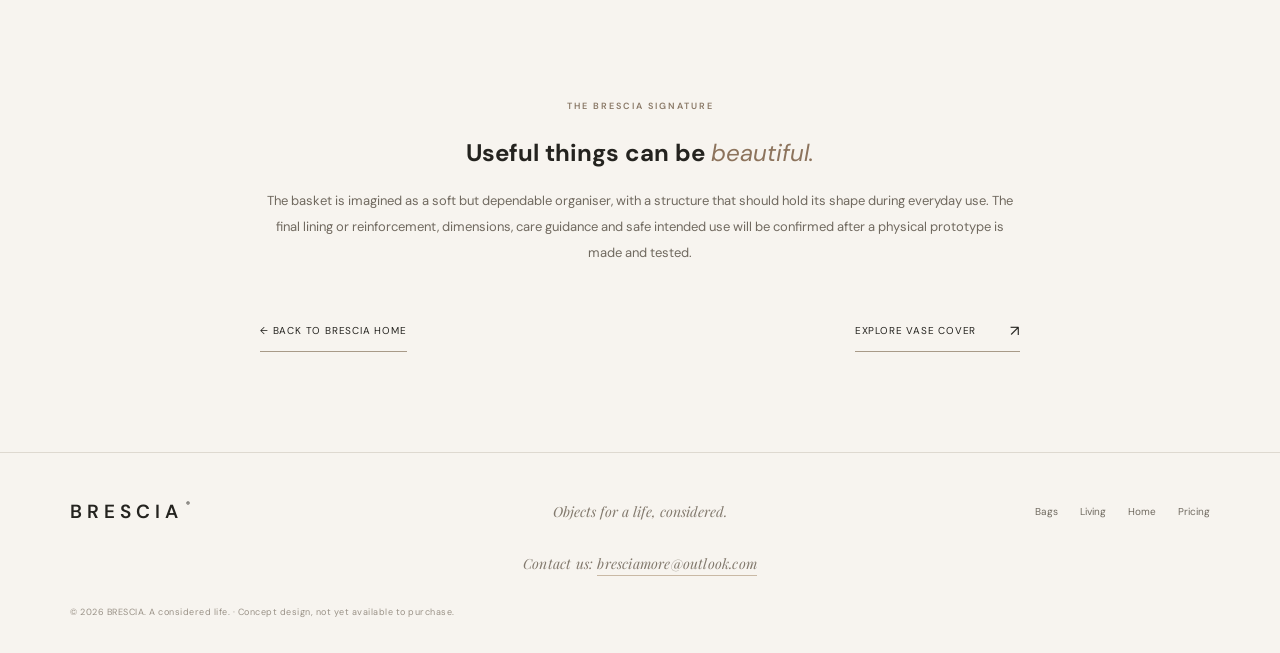
<file: storage-basket.html>
<!DOCTYPE html>
<html lang="en"><head><meta charset="UTF-8"><meta name="viewport" content="width=device-width, initial-scale=1"><meta name="description" content="Discover the proposed Brescia Knitted Storage Basket in three sizes and considered colours."><link rel="icon" type="image/jpeg" href="gpt-image-2_Make_me_a_favicon_based_on_this_website_vraxen1.github.io_bresciabags_index.html-0.jpg"><title>Knitted Storage Basket — Brescia Home</title><link rel="stylesheet" href="style.css"></head>
<body><div class="announcement">A considered life, in every detail <span>✳</span></div><header class="site-header"><a class="wordmark" href="index.html">BRESCIA<span>®</span></a><button class="menu-toggle" aria-label="Open menu" aria-expanded="false">☰</button><nav class="nav"><a href="bags.html">Bags</a><a href="living.html">Living</a><a class="active" href="home.html">Home</a><a href="pricing.html">Pricing</a><a href="index.html#story">Our philosophy</a></nav><a class="header-cta" href="home.html">Back to Home <span>↗</span></a></header>
<main><section class="product-detail-hero"><div class="product-art art-basket"><span>OBJECT / 03</span><i>USEFUL BEAUTY</i><b>▱</b></div><div><p class="eyebrow">BRESCIA HOME · THE PERMANENT EDIT</p><h1>Everyday order,<br><em>beautifully held.</em></h1><p class="lead">A knitted storage basket that makes the useful feel considered — for little essentials, soft accessories and the everyday things you want close at hand.</p><div class="hero-tags"><span>THREE SIZES</span><span>EVERYDAY STORAGE</span><span>SOFT TEXTURE</span></div><p class="detail-price-note">Proposed concept design. Prices and dimensions are starting estimates and should be confirmed after prototyping and stability testing.</p><a class="text-link" href="#sizes">Explore sizes <span>↓</span></a></div></section>
<section class="variant-section section-pad" id="sizes"><p class="eyebrow">ROOM FOR WHAT MATTERS</p><h2 class="section-heading"><span>A place for <em>the little things.</em></span></h2><p class="catalogue-intro">From a compact catch-all to a generous organiser. Suggested dimensions are approximate external measurements; final capacity and structure depend on the prototype.</p><div class="variant-grid">
<article class="variant-card"><p class="eyebrow">SIZE / S</p><h3>Small</h3><p class="dimensions">Approx. 15 cm diameter × 12 cm high<br>For small accessories and everyday essentials</p><div class="product-meta"><strong>€29.99</strong></div></article>
<article class="variant-card"><p class="eyebrow">SIZE / M</p><h3>Medium</h3><p class="dimensions">Approx. 22 cm diameter × 17 cm high<br>For folded cloths, cables or craft supplies</p><div class="product-meta"><strong>€39.99</strong></div></article>
<article class="variant-card"><p class="eyebrow">SIZE / L</p><h3>Large</h3><p class="dimensions">Approx. 30 cm diameter × 23 cm high<br>For larger accessories and living-room storage</p><div class="product-meta"><strong>€49.99</strong></div></article>
</div><p class="eyebrow" style="margin-top:40px">COLOUR PALETTE</p><div class="colour-list"><span class="colour-chip"><i class="colour-dot" style="background:#e8dfd0"></i>Oat</span><span class="colour-chip"><i class="colour-dot" style="background:#b7a58d"></i>Warm Sand</span><span class="colour-chip"><i class="colour-dot" style="background:#777b68"></i>Olive</span><span class="colour-chip"><i class="colour-dot" style="background:#a56d5b"></i>Clay</span><span class="colour-chip"><i class="colour-dot" style="background:#5d5a51"></i>Charcoal</span></div></section>
<section class="section-pad"><div class="detail-story"><p class="eyebrow">THE BRESCIA SIGNATURE</p><h2>Useful things can be <em>beautiful.</em></h2><p>The basket is imagined as a soft but dependable organiser, with a structure that should hold its shape during everyday use. The final lining or reinforcement, dimensions, care guidance and safe intended use will be confirmed after a physical prototype is made and tested.</p><div class="detail-back"><a class="text-link" href="home.html">← Back to Brescia Home</a><a class="text-link" href="vase-cover.html">Explore Vase Cover <span>↗</span></a></div></div></section></main>
<footer class="footer"><a class="wordmark" href="index.html">BRESCIA<span>®</span></a><p>Objects for a life, considered.</p><div class="footer-links"><a href="bags.html">Bags</a><a href="living.html">Living</a><a href="home.html">Home</a><a href="pricing.html">Pricing</a></div><p class="footer-contact">Contact us: <a href="mailto:bresciamore@outlook.com">bresciamore@outlook.com</a></p><small>© 2026 BRESCIA. A considered life. · Concept design, not yet available to purchase.</small></footer><script src="script.js"></script></body></html>
</file>
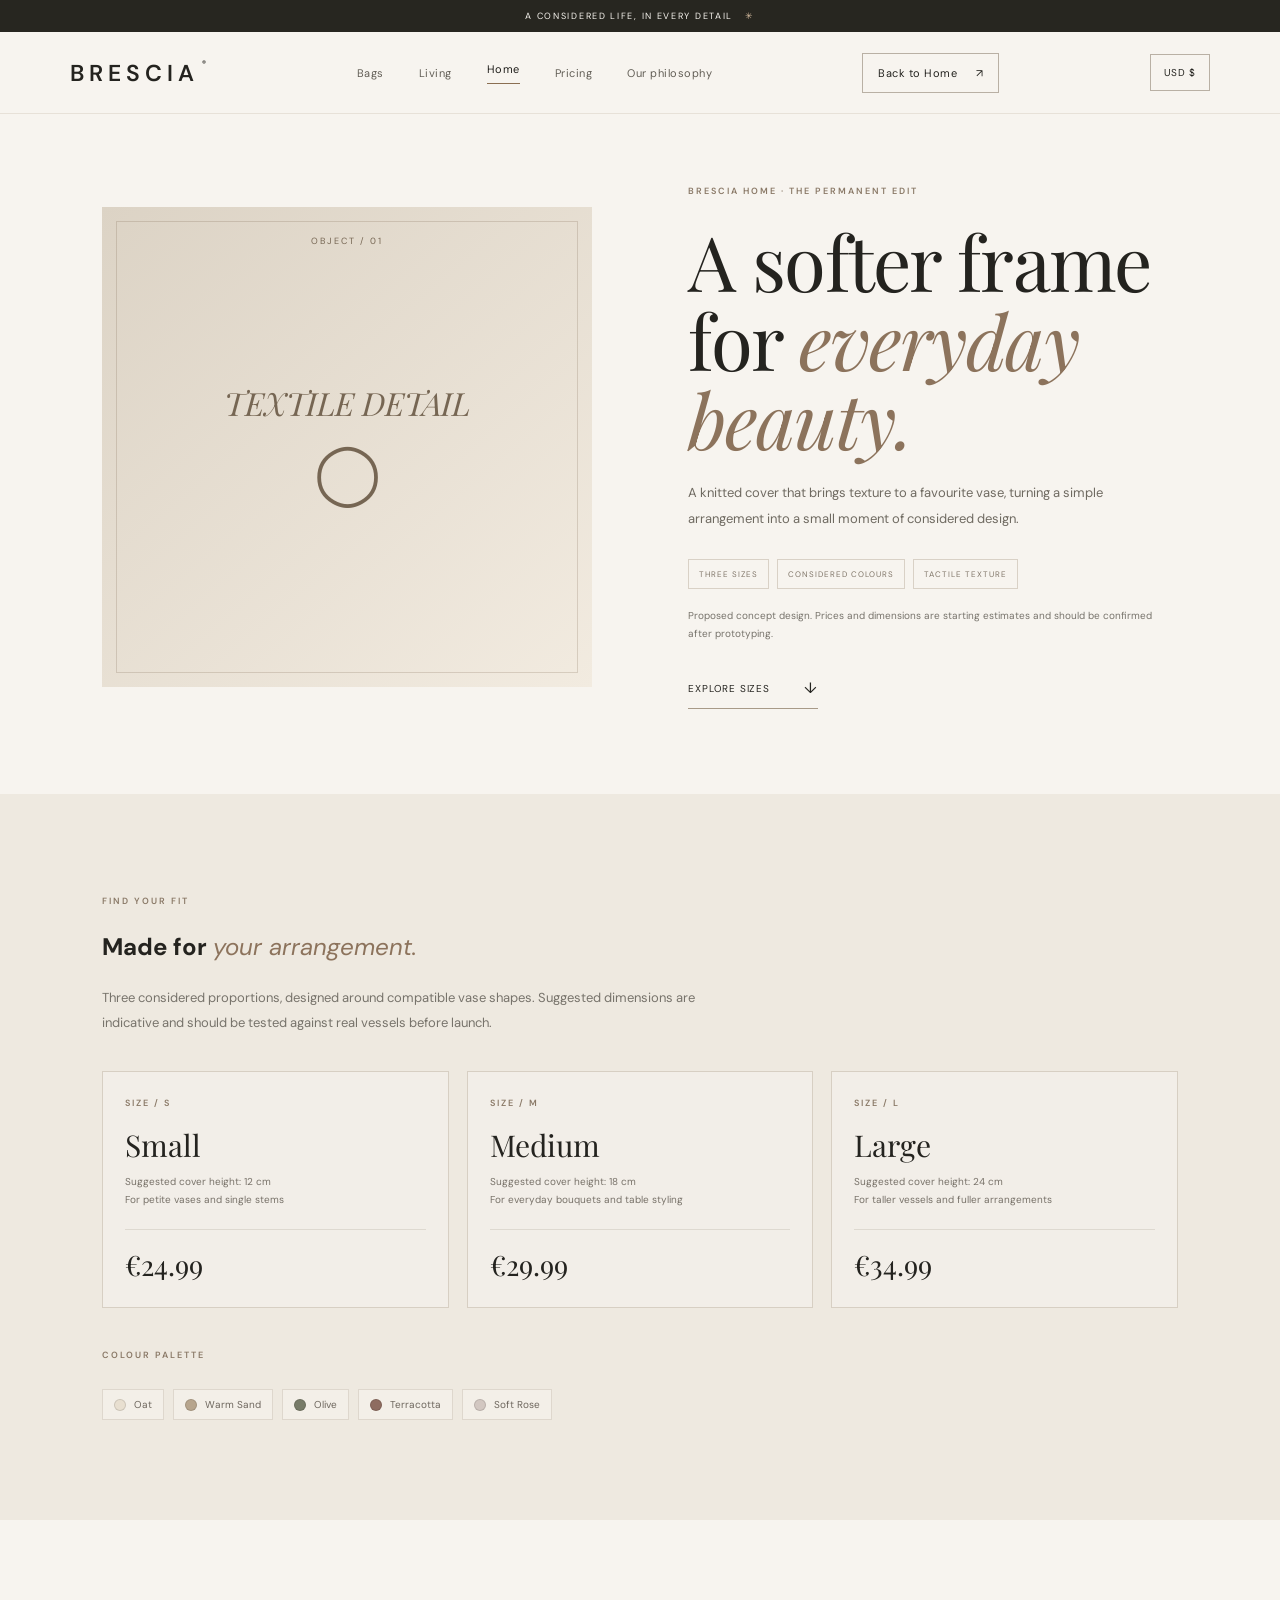
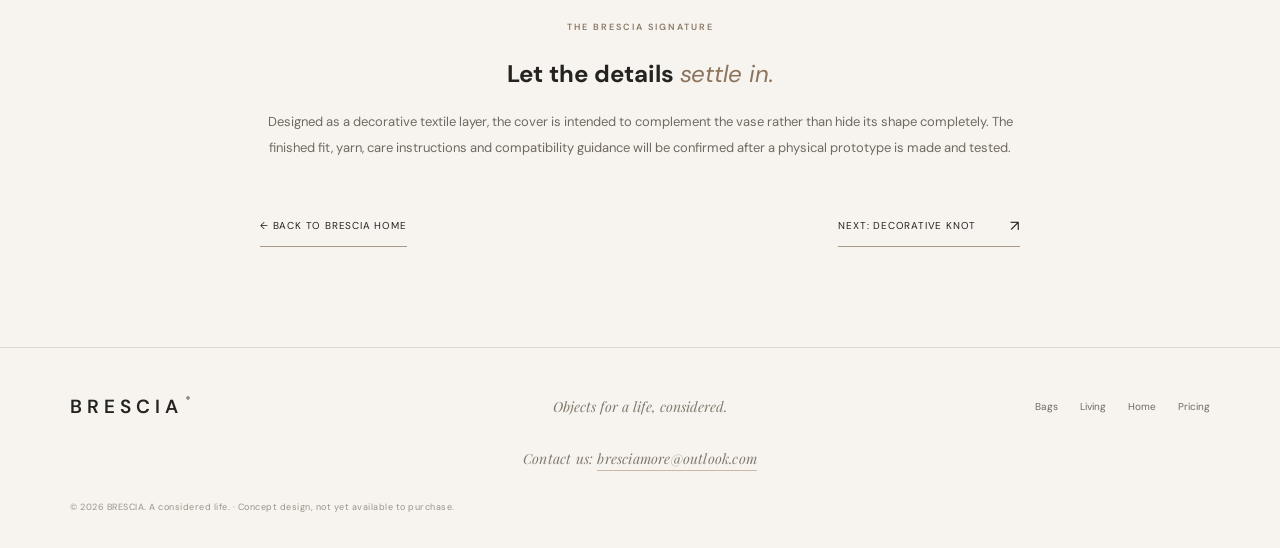
<file: vase-cover.html>
<!DOCTYPE html>
<html lang="en"><head><meta charset="UTF-8"><meta name="viewport" content="width=device-width, initial-scale=1"><meta name="description" content="Discover the proposed Brescia Knitted Vase Cover in three sizes and considered colours."><link rel="icon" type="image/jpeg" href="gpt-image-2_Make_me_a_favicon_based_on_this_website_vraxen1.github.io_bresciabags_index.html-0.jpg"><title>Knitted Vase Cover — Brescia Home</title><link rel="stylesheet" href="style.css"></head>
<body><div class="announcement">A considered life, in every detail <span>✳</span></div><header class="site-header"><a class="wordmark" href="index.html">BRESCIA<span>®</span></a><button class="menu-toggle" aria-label="Open menu" aria-expanded="false">☰</button><nav class="nav"><a href="bags.html">Bags</a><a href="living.html">Living</a><a class="active" href="home.html">Home</a><a href="pricing.html">Pricing</a><a href="index.html#story">Our philosophy</a></nav><a class="header-cta" href="home.html">Back to Home <span>↗</span></a></header>
<main><section class="product-detail-hero"><div class="product-art art-vase"><span>OBJECT / 01</span><i>TEXTILE DETAIL</i><b>◯</b></div><div><p class="eyebrow">BRESCIA HOME · THE PERMANENT EDIT</p><h1>A softer frame<br>for <em>everyday beauty.</em></h1><p class="lead">A knitted cover that brings texture to a favourite vase, turning a simple arrangement into a small moment of considered design.</p><div class="hero-tags"><span>THREE SIZES</span><span>CONSIDERED COLOURS</span><span>TACTILE TEXTURE</span></div><p class="detail-price-note">Proposed concept design. Prices and dimensions are starting estimates and should be confirmed after prototyping.</p><a class="text-link" href="#sizes">Explore sizes <span>↓</span></a></div></section>
<section class="variant-section section-pad" id="sizes"><p class="eyebrow">FIND YOUR FIT</p><h2 class="section-heading"><span>Made for <em>your arrangement.</em></span></h2><p class="catalogue-intro">Three considered proportions, designed around compatible vase shapes. Suggested dimensions are indicative and should be tested against real vessels before launch.</p><div class="variant-grid">
<article class="variant-card"><p class="eyebrow">SIZE / S</p><h3>Small</h3><p class="dimensions">Suggested cover height: 12 cm<br>For petite vases and single stems</p><div class="product-meta"><strong>€24.99</strong></div></article>
<article class="variant-card"><p class="eyebrow">SIZE / M</p><h3>Medium</h3><p class="dimensions">Suggested cover height: 18 cm<br>For everyday bouquets and table styling</p><div class="product-meta"><strong>€29.99</strong></div></article>
<article class="variant-card"><p class="eyebrow">SIZE / L</p><h3>Large</h3><p class="dimensions">Suggested cover height: 24 cm<br>For taller vessels and fuller arrangements</p><div class="product-meta"><strong>€34.99</strong></div></article>
</div><p class="eyebrow" style="margin-top:40px">COLOUR PALETTE</p><div class="colour-list"><span class="colour-chip"><i class="colour-dot" style="background:#e8dfd0"></i>Oat</span><span class="colour-chip"><i class="colour-dot" style="background:#b7a58d"></i>Warm Sand</span><span class="colour-chip"><i class="colour-dot" style="background:#777b68"></i>Olive</span><span class="colour-chip"><i class="colour-dot" style="background:#8e6c60"></i>Terracotta</span><span class="colour-chip"><i class="colour-dot" style="background:#d2c7c1"></i>Soft Rose</span></div></section>
<section class="section-pad"><div class="detail-story"><p class="eyebrow">THE BRESCIA SIGNATURE</p><h2>Let the details <em>settle in.</em></h2><p>Designed as a decorative textile layer, the cover is intended to complement the vase rather than hide its shape completely. The finished fit, yarn, care instructions and compatibility guidance will be confirmed after a physical prototype is made and tested.</p><div class="detail-back"><a class="text-link" href="home.html">← Back to Brescia Home</a><a class="text-link" href="decorative-knot.html">Next: Decorative Knot <span>↗</span></a></div></div></section></main>
<footer class="footer"><a class="wordmark" href="index.html">BRESCIA<span>®</span></a><p>Objects for a life, considered.</p><div class="footer-links"><a href="bags.html">Bags</a><a href="living.html">Living</a><a href="home.html">Home</a><a href="pricing.html">Pricing</a></div><p class="footer-contact">Contact us: <a href="mailto:bresciamore@outlook.com">bresciamore@outlook.com</a></p><small>© 2026 BRESCIA. A considered life. · Concept design, not yet available to purchase.</small></footer><script src="script.js"></script></body></html>
</file>
<file: style.css>
@import url('https://fonts.googleapis.com/css2?family=DM+Sans:wght@400;500;600;700&family=Playfair+Display:ital,wght@0,400;0,500;1,400;1,500&display=swap');
:root{--paper:#f7f4ef;--ink:#24231f;--muted:#77736b;--line:#ded9d0;--accent:#8b6f52;--serif:'Playfair Display',Georgia,serif;--sans:'DM Sans',Arial,sans-serif}*{box-sizing:border-box}html{scroll-behavior:smooth;scroll-padding-top:95px}body{margin:0;background:var(--paper);color:var(--ink);font-family:var(--sans);-webkit-font-smoothing:antialiased}a{color:inherit;text-decoration:none}img{display:block;width:100%;height:100%;object-fit:cover}.announcement{height:32px;background:#272620;color:#f8f5ef;display:flex;justify-content:center;align-items:center;gap:12px;font-size:9px;letter-spacing:1.7px;text-transform:uppercase}.announcement span{color:#d7bda0}.site-header{height:82px;padding:0 5.5%;display:flex;align-items:center;justify-content:space-between;border-bottom:1px solid #e7e1d8;background:rgba(247,244,239,.96);position:sticky;top:0;z-index:10;backdrop-filter:blur(16px)}.wordmark{font-size:23px;letter-spacing:5px;font-weight:600;white-space:nowrap}.wordmark span{font-size:8px;letter-spacing:0;vertical-align:top;margin-left:3px}.nav{display:flex;align-items:center;gap:35px}.nav a,.header-cta{font-size:11px;letter-spacing:.5px;transition:opacity .2s}.nav a{color:#625e56}.nav a:hover,.nav a.active{color:#201f1b}.nav a.active{border-bottom:1px solid #8b6f52;padding-bottom:7px}.header-cta{border:1px solid #b9b0a4;padding:12px 15px}.header-cta span{margin-left:15px}.header-cta:hover{background:#272620;color:#fff}.menu-toggle{display:none;background:none;border:0;font-size:22px}.hero{position:relative;min-height:640px;display:grid;grid-template-columns:47% 53%;padding:0 5.5% 65px;align-items:center}.hero-copy{padding:65px 30px 35px 0;z-index:1}.eyebrow{font-size:9px;letter-spacing:2px;line-height:1.7;color:#8a7967;font-weight:600;margin:0 0 22px}.hero h1,.collection-hero h1{font-family:var(--serif);font-size:clamp(58px,7vw,100px);line-height:.99;letter-spacing:-2.7px;font-weight:400;margin:0 0 27px}.hero h1 em,.collection-hero h1 em,h2 em{font-weight:400;color:#8c735c}.lead{font-size:13px;line-height:1.95;color:#6f6a61;max-width:365px}.text-link{display:inline-flex;align-items:center;gap:34px;margin-top:25px;padding-bottom:10px;border-bottom:1px solid #a89a88;font-size:10px;letter-spacing:.8px;text-transform:uppercase}.text-link span{font-size:15px;transition:transform .2s}.text-link:hover span{transform:translate(4px,-2px)}.hero-image{height:510px;position:relative;overflow:hidden}.hero-image img{transition:transform .8s}.hero-image:hover img,.collection-image:hover img{transform:scale(1.025)}.hero-note{display:flex;align-items:center;gap:12px;margin-top:68px;color:#7e786f;font-size:10px;line-height:1.7}.tiny-star{font-size:23px;color:#9b8063}.hero-index{position:absolute;bottom:24px;left:5.5%;font-size:8px;letter-spacing:1.7px;color:#938b80}.section-pad{padding:100px 8%}.intro{background:#eee9e0}.intro-grid,.editorial-grid{display:grid;grid-template-columns:1.1fr .9fr;gap:10%;align-items:start}.intro h2,.section-heading h2,.editorial h2,.detail-band h2,.next-collection h2,.closing h2{font-family:var(--serif);font-weight:400;font-size:clamp(36px,4.5vw,62px);line-height:1.15;letter-spacing:-1.2px;margin:0}.intro-grid>p,.editorial-grid>div p{font-size:13px;line-height:2;color:#6f6a61;max-width:450px;margin:8px 0 16px}.collections{padding-top:100px;padding-bottom:110px}.section-heading{display:flex;justify-content:space-between;align-items:end;margin-bottom:42px}.section-heading .eyebrow{margin-bottom:15px}.muted{color:#9a9287;font-size:10px;letter-spacing:1px}.collection-grid{display:grid;grid-template-columns:repeat(3,minmax(0,1fr));gap:22px}.collection-image{height:390px;position:relative;overflow:hidden;background:#e8e2d9}.collection-image img{transition:transform .7s}.round-arrow{position:absolute;bottom:15px;right:15px;width:39px;height:39px;border-radius:50%;background:var(--paper);display:grid;place-items:center;font-size:16px}.card-meta{display:flex;justify-content:space-between;align-items:center;margin-top:23px}.card-meta .eyebrow{font-size:8px;margin-bottom:8px}.card-meta h3{font-family:var(--serif);font-size:25px;font-weight:400;margin:0}.card-arrow{font-size:18px;color:#89745e;transition:transform .2s}.collection-card:hover .card-arrow{transform:translate(3px,-3px)}.card-description{font-size:11px;color:#7b756b;line-height:1.8;max-width:280px;margin-top:11px}.manifesto{background:#282720;color:#f6f1e8;text-align:center;padding:100px 20px 110px;position:relative;overflow:hidden}.manifesto-mark{font-family:var(--serif);font-size:100px;color:#39372f;position:absolute;right:8%;top:4px}.manifesto .eyebrow{color:#c6a98b;position:relative}.manifesto h2{font-family:var(--serif);font-size:clamp(48px,6vw,78px);line-height:1.06;font-weight:400;margin:0 0 20px;position:relative}.manifesto h2 em{color:#c6a98b}.manifesto>p:not(.eyebrow){font-size:12px;color:#c4beb3;line-height:1.9;max-width:400px;margin:0 auto}.light-link{display:inline-flex;gap:32px;border-bottom:1px solid #8f7e6b;padding:12px 0 9px;margin-top:25px;font-size:10px;letter-spacing:1px;text-transform:uppercase}.closing{text-align:center;padding-top:105px;padding-bottom:105px}.closing .eyebrow{margin-bottom:18px}.closing h2{font-size:clamp(36px,4.5vw,60px)}.closing .text-link{margin-top:20px}.footer{border-top:1px solid var(--line);padding:35px 5.5%;display:grid;grid-template-columns:1fr 1fr 1fr;gap:15px;align-items:center}.footer .wordmark{font-size:19px}.footer p{font-family:var(--serif);font-style:italic;font-size:14px;color:#82796d;text-align:center}.footer-links{display:flex;justify-content:flex-end;gap:22px;font-size:10px;color:#706a60}.footer small{grid-column:1/-1;color:#999186;font-size:9px;letter-spacing:.5px;margin-top:18px}.footer-contact{grid-column:1/-1;text-align:center;margin:4px 0 0;font-family:var(--sans);font-size:10px;font-style:normal;letter-spacing:.2px;color:#82796d}.footer-contact a{color:inherit;text-decoration:none;border-bottom:1px solid #c9b9a5;padding-bottom:2px;transition:color .2s}.footer-contact a:hover{color:#493b2e}

/* Brescia Bags: proposed layered construction */
.construction-section{background:#eee9e0}
.construction-intro{max-width:760px;font-size:13px;line-height:2;color:#70695f;margin:-12px 0 38px}
.construction-stack{border-top:1px solid #d8d0c5}
.construction-layer{display:grid;grid-template-columns:38px 110px minmax(0,1fr);gap:24px;align-items:center;padding:25px 0;border-bottom:1px solid #d8d0c5}
.construction-index{font-family:var(--serif);font-size:23px;color:#9b8063}
.construction-swatch{height:86px;display:grid;place-items:center;position:relative;overflow:hidden}
.construction-swatch span{font-size:8px;letter-spacing:1.8px;font-weight:600;position:relative;z-index:1}
.knit-swatch{background:repeating-linear-gradient(0deg,#c4ad91 0 5px,#e0cfb8 5px 10px);color:#514538}
.knit-swatch:after{content:"";position:absolute;inset:0;background:repeating-linear-gradient(90deg,transparent 0 9px,rgba(95,72,49,.22) 9px 12px)}
.foam-swatch{background:linear-gradient(135deg,#d9d5ce,#bcb8b0);color:#4f4b45}
.fabric-swatch{background:repeating-linear-gradient(45deg,#9e9b93 0 2px,#d2cec5 2px 5px);color:#34332f}
.base-swatch{background:linear-gradient(135deg,#555a5c,#85898a);color:#fff}
.lining-swatch{background:repeating-linear-gradient(90deg,#e7d9c7 0 5px,#f5eadc 5px 10px);color:#6c5947}
.construction-copy h3{font-family:var(--serif);font-size:25px;font-weight:400;margin:0 0 8px}
.construction-copy p{font-size:11px;line-height:1.9;color:#70695f;margin:0;max-width:700px}
.construction-role{display:inline-block;margin-top:12px;font-size:8px;letter-spacing:1.4px;color:#8a735b}
.construction-note{display:flex;gap:15px;align-items:flex-start;background:#e2dbd0;padding:22px 25px;margin-top:28px}
.construction-note .tiny-star{flex-shrink:0}
.construction-note p{font-size:11px;line-height:1.9;color:#6f6a61;margin:0}
@media(max-width:620px){.construction-layer{grid-template-columns:28px 72px minmax(0,1fr);gap:12px;padding:20px 0}.construction-swatch{height:74px}.construction-copy h3{font-size:20px}.construction-copy p{font-size:10px}.construction-note{padding:18px}}
.collection-hero{padding:65px 8% 85px;display:grid;grid-template-columns:.9fr 1.1fr;gap:8%;align-items:center;min-height:630px}.collection-hero-copy{padding:20px 0}.collection-hero h1{font-size:clamp(54px,6vw,83px)}.collection-hero .lead{max-width:390px}.collection-hero-image{height:530px;background:#e9e3da;overflow:hidden}.collection-hero-image img{transition:transform .8s}.collection-hero-image:hover img{transform:scale(1.02)}.hero-tags{display:flex;flex-wrap:wrap;gap:8px;margin-top:28px}.hero-tags span{font-size:8px;letter-spacing:1px;border:1px solid #d9d1c6;color:#81776a;padding:9px 10px}.editorial{background:#eee9e0}.editorial-grid{margin-top:4px}.editorial-grid>div p:first-child{margin-top:0}.detail-band{background:#282720;color:#f6f1e8;padding:80px 8%;display:grid;grid-template-columns:1fr 1fr;gap:10%;align-items:center}.detail-band .eyebrow{color:#c6a98b}.detail-band h2 em{color:#c6a98b}.detail-band ul{padding:0;margin:0;list-style:none}.detail-band li{padding:18px 0;border-bottom:1px solid #49463d;font-size:12px;color:#e1dbd1}.detail-band li span{display:inline-block;color:#b99b7b;font-size:9px;margin-right:22px}.next-collection{text-align:center;padding-top:85px;padding-bottom:100px}.next-collection .eyebrow{margin-bottom:15px}.next-collection h2{font-size:clamp(35px,4vw,53px)}.next-collection .text-link{margin-top:25px}.living-hero{background:#f1ece5}.home-collection-hero{background:#f7f4ef}
@media(min-width:1400px){.hero{padding-left:max(5.5%,calc((100vw - 1300px)/2));padding-right:max(5.5%,calc((100vw - 1300px)/2))}.section-pad{padding-left:max(8%,calc((100vw - 1180px)/2));padding-right:max(8%,calc((100vw - 1180px)/2))}}@media(max-width:850px){.site-header{height:70px;padding:0 5%}.nav{gap:17px}.header-cta{display:none}.hero{padding:0 5% 55px;min-height:550px;grid-template-columns:46% 54%}.hero-image{height:410px}.hero h1{font-size:clamp(53px,8vw,74px)}.collection-image{height:300px}.collection-hero{padding:50px 5%;gap:5%;min-height:530px}.collection-hero-image{height:420px}.section-pad{padding:75px 6%}.detail-band{padding:70px 6%}}@media(max-width:620px){.announcement{font-size:8px;height:29px}.site-header{height:66px}.wordmark{font-size:20px;letter-spacing:4px}.menu-toggle{display:block;cursor:pointer;color:var(--ink)}.nav{display:none;position:absolute;top:65px;left:0;right:0;background:var(--paper);padding:20px 6% 26px;border-bottom:1px solid var(--line);flex-direction:column;align-items:flex-start;gap:22px}.nav.open{display:flex}.hero{display:flex;flex-direction:column;align-items:stretch;padding:0 5% 48px}.hero-copy{padding:55px 2px 36px}.hero h1{font-size:68px}.hero-image{height:420px}.hero-note{margin-top:35px}.hero-index{left:5%;bottom:20px}.intro-grid,.editorial-grid{grid-template-columns:1fr;gap:25px}.intro-grid h2,.editorial h2{font-size:43px}.section-pad{padding:65px 6%}.section-heading{align-items:start;gap:20px}.section-heading h2{font-size:42px}.collection-grid{grid-template-columns:1fr;gap:42px}.collection-image{height:min(112vw,480px)}.card-meta{margin-top:18px}.manifesto{padding:80px 7%}.manifesto-mark{font-size:72px;right:3%}.footer{grid-template-columns:1fr 1fr;gap:12px}.footer p{grid-column:1/-1;grid-row:2;text-align:left;margin:4px 0}.footer-links{gap:14px}.footer small{margin-top:12px}.collection-hero{display:flex;flex-direction:column;align-items:stretch;padding:42px 6% 65px;gap:35px}.collection-hero-copy{padding:0}.collection-hero h1{font-size:64px}.collection-hero-image{height:115vw;max-height:520px;min-height:350px}.detail-band{grid-template-columns:1fr;gap:35px;padding:65px 6%}.detail-band h2{font-size:47px}.next-collection{padding:65px 5% 80px}.closing h2{font-size:43px}}@media(prefers-reduced-motion:reduce){*,*::before,*::after{scroll-behavior:auto!important;transition:none!important;animation:none!important}}
/* Catalogue and pricing pages */
.catalogue-section{padding-top:80px;padding-bottom:90px}.catalogue-intro{max-width:650px;color:var(--muted);font-size:13px;line-height:1.9;margin:-18px 0 34px}.product-grid{display:grid;grid-template-columns:repeat(2,minmax(0,1fr));gap:38px 22px}.product-card{min-width:0}.product-art{height:245px;position:relative;overflow:hidden;display:flex;align-items:center;justify-content:center;flex-direction:column;gap:8px;background:linear-gradient(135deg,#e8e0d5,#f2ece3);color:#766653}.product-art:before{content:"";position:absolute;inset:14px;border:1px solid rgba(117,97,75,.22)}.product-art span{font-size:9px;letter-spacing:2px;position:absolute;top:28px;left:30px}.product-art i{font-family:var(--serif);font-size:clamp(25px,3vw,42px);font-style:italic;font-weight:400;letter-spacing:-.5px}.product-art b{font-family:var(--serif);font-size:60px;font-weight:400}.product-meta{display:flex;align-items:flex-start;justify-content:space-between;gap:16px;margin-top:17px}.product-meta h3{font-family:var(--serif);font-size:23px;line-height:1.25;font-weight:400;margin:0}.product-meta strong{font-size:13px;white-space:nowrap;padding-top:5px;font-weight:500}.product-card>p{font-size:11px;line-height:1.85;color:#777168;margin:11px 0 14px;max-width:490px}.product-tag{display:inline-block;color:#8b735b;font-size:8px;letter-spacing:1.4px;border-top:1px solid var(--line);padding-top:11px}.art-bag{background:linear-gradient(140deg,#e7ded2,#f5eee4)}.art-bag i{font-size:38px}.art-limited{background:linear-gradient(140deg,#d8c9b8,#f0e5d8);color:#5f4a39}.art-limited i{font-size:65px}.art-chain{background:linear-gradient(140deg,#e8dfcf,#f5eee1)}.art-leather{background:linear-gradient(140deg,#d5c2ae,#eee2d2)}.art-charm{background:linear-gradient(140deg,#e8e1d5,#f6f0e7)}.art-lucky{background:linear-gradient(140deg,#e4e7d8,#f4f0e4)}.art-lucky b{font-size:68px;color:#748066}.art-pillow,.art-bigpillow{background:linear-gradient(140deg,#d9cdbd,#f2e9dd)}.art-blanket,.art-bigblanket{background:linear-gradient(140deg,#d9d2c6,#f1ece4)}.art-pumpkin{background:linear-gradient(140deg,#d8b08b,#f1dfc8)}.art-leaf{background:linear-gradient(140deg,#d9b48e,#f1e2cd)}.art-snowflake,.art-star{background:linear-gradient(140deg,#d5e0e5,#eff2ef)}.art-tree{background:linear-gradient(140deg,#d4d8c8,#eef0e5)}.art-tulip,.art-daffodil,.art-blossom{background:linear-gradient(140deg,#e6cfc8,#f4e8de)}.art-coral,.art-seastar,.art-shell{background:linear-gradient(140deg,#d9c6b8,#f1e6d8)}.art-candle,.art-flower,.art-vanilla,.art-tealight{background:linear-gradient(140deg,#e5ddd0,#f6f0e6)}.art-vase,.art-knot,.art-basket{background:linear-gradient(140deg,#dcd3c5,#f2ebe0)}.note-panel{display:flex;gap:15px;align-items:flex-start;background:#eee9e0;padding:22px 25px;margin-top:40px}.note-panel .tiny-star{flex-shrink:0}.note-panel p{font-size:11px;line-height:1.9;color:#6f6a61;margin:0}.pricing-hero{padding:95px 8% 70px;max-width:1100px;margin:auto}.pricing-hero h1{font-family:var(--serif);font-size:clamp(48px,7vw,84px);font-weight:400;line-height:1.04;letter-spacing:-2px;margin:0 0 25px}.pricing-hero h1 em,.pricing-card-title h3 em,.pricing-principles h2 em,.pricing-disclaimer h2 em{color:#8c735c;font-weight:400}.pricing-hero .lead{max-width:570px}.pricing-note{display:inline-flex;flex-wrap:wrap;gap:12px;align-items:center;margin-top:28px;padding:13px 15px;border:1px solid #d9d1c6;color:#71675b;font-size:9px;letter-spacing:1.2px}.pricing-note span{color:#9a8063}.pricing-collections{padding-top:55px}.pricing-grid{display:grid;grid-template-columns:repeat(3,minmax(0,1fr));gap:18px}.pricing-card{min-height:410px;padding:25px;display:flex;flex-direction:column;position:relative;border:1px solid #d9d1c6;transition:transform .25s,box-shadow .25s;background:#eee8de}.pricing-card:hover{transform:translateY(-5px);box-shadow:0 18px 35px rgba(50,42,32,.08)}.pricing-living{background:#e9e8df}.pricing-home{background:#eee2d5}.pricing-card-top{display:flex;align-items:center;justify-content:space-between;color:#7d7061;font-size:8px;letter-spacing:1.5px}.pricing-card-top b{font-size:18px;font-weight:400}.pricing-card-title{margin:auto 0 25px}.pricing-card-title h3{font-family:var(--serif);font-size:clamp(34px,3.7vw,50px);line-height:1.04;font-weight:400;letter-spacing:-1px;margin:30px 0 17px}.pricing-card-title p{font-size:11px;line-height:1.85;color:#70695f;max-width:260px}.pricing-start{display:flex;flex-direction:column;gap:7px;border-top:1px solid rgba(120,105,86,.28);padding-top:18px}.pricing-start span{font-size:8px;letter-spacing:1.7px;color:#817467}.pricing-start strong{font-family:var(--serif);font-size:31px;font-weight:400}.pricing-cta{display:flex;justify-content:space-between;align-items:center;margin-top:20px;padding-top:13px;border-top:1px solid rgba(120,105,86,.28);font-size:9px;letter-spacing:1px;text-transform:uppercase}.pricing-cta b{font-size:16px;font-weight:400}.pricing-principles{background:#282720;color:#f6f1e8;padding:90px 8%;text-align:center}.pricing-principles .eyebrow{color:#c6a98b}.pricing-principles h2,.pricing-disclaimer h2{font-family:var(--serif);font-size:clamp(39px,5vw,62px);line-height:1.12;font-weight:400;margin:0 0 20px}.pricing-principles h2 em{color:#c6a98b}.pricing-principles>p:last-child{font-size:12px;line-height:1.9;color:#c4beb3;max-width:520px;margin:0 auto}.pricing-disclaimer{text-align:center}.pricing-disclaimer>p:not(.eyebrow){font-size:12px;line-height:1.95;color:#716b62;max-width:690px;margin:0 auto}.pricing-disclaimer .text-link{margin-top:25px}
@media(min-width:1200px){.product-grid{grid-template-columns:repeat(3,minmax(0,1fr))}.catalogue-section,.pricing-collections{padding-left:max(8%,calc((100vw - 1180px)/2));padding-right:max(8%,calc((100vw - 1180px)/2))}}
@media(max-width:760px){.pricing-grid{grid-template-columns:1fr}.pricing-card{min-height:330px}.pricing-card-title h3{font-size:43px}.product-grid{grid-template-columns:repeat(2,minmax(0,1fr));gap:30px 14px}.product-art{height:190px}.product-art span{left:23px;top:24px;font-size:8px}.product-meta{flex-direction:column;gap:7px}.product-meta h3{font-size:21px}.product-meta strong{padding-top:0}.pricing-hero{padding:65px 6% 45px}.pricing-hero h1{font-size:clamp(44px,10vw,64px)}.pricing-principles{padding:70px 7%}.catalogue-section{padding-top:65px;padding-bottom:65px}}
@media(max-width:430px){.product-grid{grid-template-columns:1fr}.product-art{height:240px}.product-meta{flex-direction:row}.product-meta h3{font-size:23px}.product-meta strong{padding-top:5px}.catalogue-intro{margin-top:-10px}}

/* Currency switch */
.currency-toggle{flex-shrink:0;cursor:pointer;background:transparent;border:1px solid #b9b0a4;color:var(--ink);padding:11px 13px;font-family:var(--sans);font-size:10px;letter-spacing:.6px;transition:background .2s,color .2s,border-color .2s}
.currency-toggle:hover{background:#272620;color:#fff;border-color:#272620}
@media(max-width:850px){.currency-toggle{padding:10px 11px;font-size:10px}}
@media(max-width:620px){.currency-toggle{margin-left:auto;padding:9px 10px;font-size:9px;letter-spacing:.2px}.site-header{gap:12px}}

/* Keep the catalogue's small editorial labels centered and neatly wrapped. */
.product-art span{left:0;right:0;width:auto;padding:0 24px;box-sizing:border-box;text-align:center;line-height:1.5;text-wrap:balance}
.product-art i{max-width:calc(100% - 44px);text-align:center;line-height:1.12;text-wrap:balance;overflow-wrap:normal;font-size:clamp(21px,2.5vw,34px)}
@media(max-width:760px){.product-art span{padding:0 18px}.product-art i{max-width:calc(100% - 36px);font-size:clamp(21px,4vw,30px)}}


/* Individual product concept pages */
.product-detail-link{display:inline-flex;align-items:center;justify-content:space-between;gap:24px;margin-top:18px;padding:12px 0 9px;border-bottom:1px solid #b8a894;font-size:9px;letter-spacing:1px;text-transform:uppercase;color:#5f5142}
.product-detail-link span{font-size:15px;transition:transform .2s}
.product-detail-link:hover span{transform:translate(3px,-3px)}
.product-detail-hero{padding:70px 8% 85px;display:grid;grid-template-columns:1fr 1fr;gap:9%;align-items:center}
.product-detail-hero .product-art{height:480px}
.product-detail-hero h1{font-family:var(--serif);font-weight:400;font-size:clamp(48px,6vw,76px);line-height:1.04;letter-spacing:-1.7px;margin:0 0 22px}
.product-detail-hero h1 em{color:#8c735c;font-weight:400}
.product-detail-hero .lead{max-width:450px}
.detail-price-note{font-size:10px;color:var(--muted);line-height:1.8;margin-top:18px}
.variant-section{background:#eee9e0}
.variant-grid{display:grid;grid-template-columns:repeat(3,minmax(0,1fr));gap:18px;margin-top:35px}
.variant-card{border:1px solid #d7cfc3;padding:24px 22px;background:rgba(247,244,239,.52)}
.variant-card .eyebrow{margin-bottom:14px}
.variant-card h3{font-family:var(--serif);font-weight:400;font-size:30px;margin:0 0 8px}
.variant-card .dimensions{font-size:10px;line-height:1.8;color:#777168;min-height:36px;margin:0 0 20px}
.variant-card .product-meta{border-top:1px solid var(--line);padding-top:16px;margin-top:0;display:block}
.variant-card .product-meta strong{font-family:var(--serif);font-size:28px;font-weight:400}
.colour-list{display:flex;flex-wrap:wrap;gap:9px;margin-top:26px}
.colour-chip{display:inline-flex;align-items:center;gap:8px;border:1px solid #ded7cd;background:rgba(255,255,255,.25);padding:8px 11px;font-size:10px;color:#6d665d}
.colour-dot{width:12px;height:12px;border-radius:50%;border:1px solid rgba(0,0,0,.12);display:inline-block}
.detail-story{max-width:760px;margin:0 auto;text-align:center}
.detail-story>p:not(.eyebrow){font-size:13px;line-height:2;color:#70695f}
.detail-back{display:flex;justify-content:space-between;gap:20px;flex-wrap:wrap;margin-top:30px}
@media(max-width:760px){.product-detail-hero{grid-template-columns:1fr;padding:45px 6% 60px;gap:35px}.product-detail-hero .product-art{height:320px}.product-detail-hero h1{font-size:54px}.variant-grid{grid-template-columns:1fr}.variant-card .dimensions{min-height:0}.detail-story{text-align:left}}


/* Homepage: planned prototype and quality process */
.testing-section{background:#f1ece5}
.testing-intro{max-width:760px;font-size:13px;line-height:2;color:#70695f;margin:-12px 0 35px}
.testing-steps{display:grid;grid-template-columns:repeat(2,minmax(0,1fr));gap:0 38px;border-top:1px solid #d9d1c6}
.testing-step{display:grid;grid-template-columns:42px 1fr;gap:15px;padding:25px 0;border-bottom:1px solid #d9d1c6}
.testing-number{font-family:var(--serif);font-size:25px;color:#9b8063}
.testing-step h3{font-family:var(--serif);font-size:23px;font-weight:400;margin:0 0 9px}
.testing-step p{font-size:11px;line-height:1.95;color:#70695f;margin:0}
.testing-note{display:flex;gap:15px;align-items:flex-start;background:#e6dfd4;padding:22px 25px;margin-top:32px}
.testing-note .tiny-star{flex-shrink:0}
.testing-note p{font-size:11px;line-height:1.9;color:#6f6a61;margin:0}
@media(max-width:620px){.testing-steps{grid-template-columns:1fr}.testing-step{padding:22px 0}.testing-step h3{font-size:22px}.testing-note{padding:18px}}


/* Homepage: individual final inspection for finished products */
.finished-quality{background:#fbf9f5}
.finished-quality-intro{max-width:760px;font-size:13px;line-height:2;color:#70695f;margin:-12px 0 35px}
.finished-quality-grid{display:grid;grid-template-columns:repeat(4,minmax(0,1fr));gap:16px}
.finished-quality-card{padding:25px 20px;border:1px solid #ded7cd;background:#f7f4ef;min-height:215px}
.finished-quality-card>span{font-family:var(--serif);font-size:24px;color:#9b8063}
.finished-quality-card h3{font-family:var(--serif);font-size:22px;font-weight:400;line-height:1.2;margin:20px 0 10px}
.finished-quality-card p{font-size:11px;line-height:1.9;color:#70695f;margin:0}
.finished-quality-note{display:flex;gap:15px;align-items:flex-start;background:#eee8df;padding:22px 25px;margin-top:24px}
.finished-quality-note .tiny-star{flex-shrink:0}
.finished-quality-note p{font-size:11px;line-height:1.9;color:#6f6a61;margin:0}
@media(max-width:900px){.finished-quality-grid{grid-template-columns:repeat(2,minmax(0,1fr))}}
@media(max-width:520px){.finished-quality-grid{grid-template-columns:1fr}.finished-quality-card{min-height:0;padding:22px}.finished-quality-card h3{margin-top:13px}.finished-quality-note{padding:18px}}

/* Clear separation for numbered construction layers, especially on narrow screens. */
.construction-layer{column-gap:26px}
.construction-index{display:block;line-height:1.2;white-space:nowrap;align-self:start;padding-top:3px}
@media(max-width:620px){.construction-layer{column-gap:14px}.construction-index{font-size:21px}}
</file>
